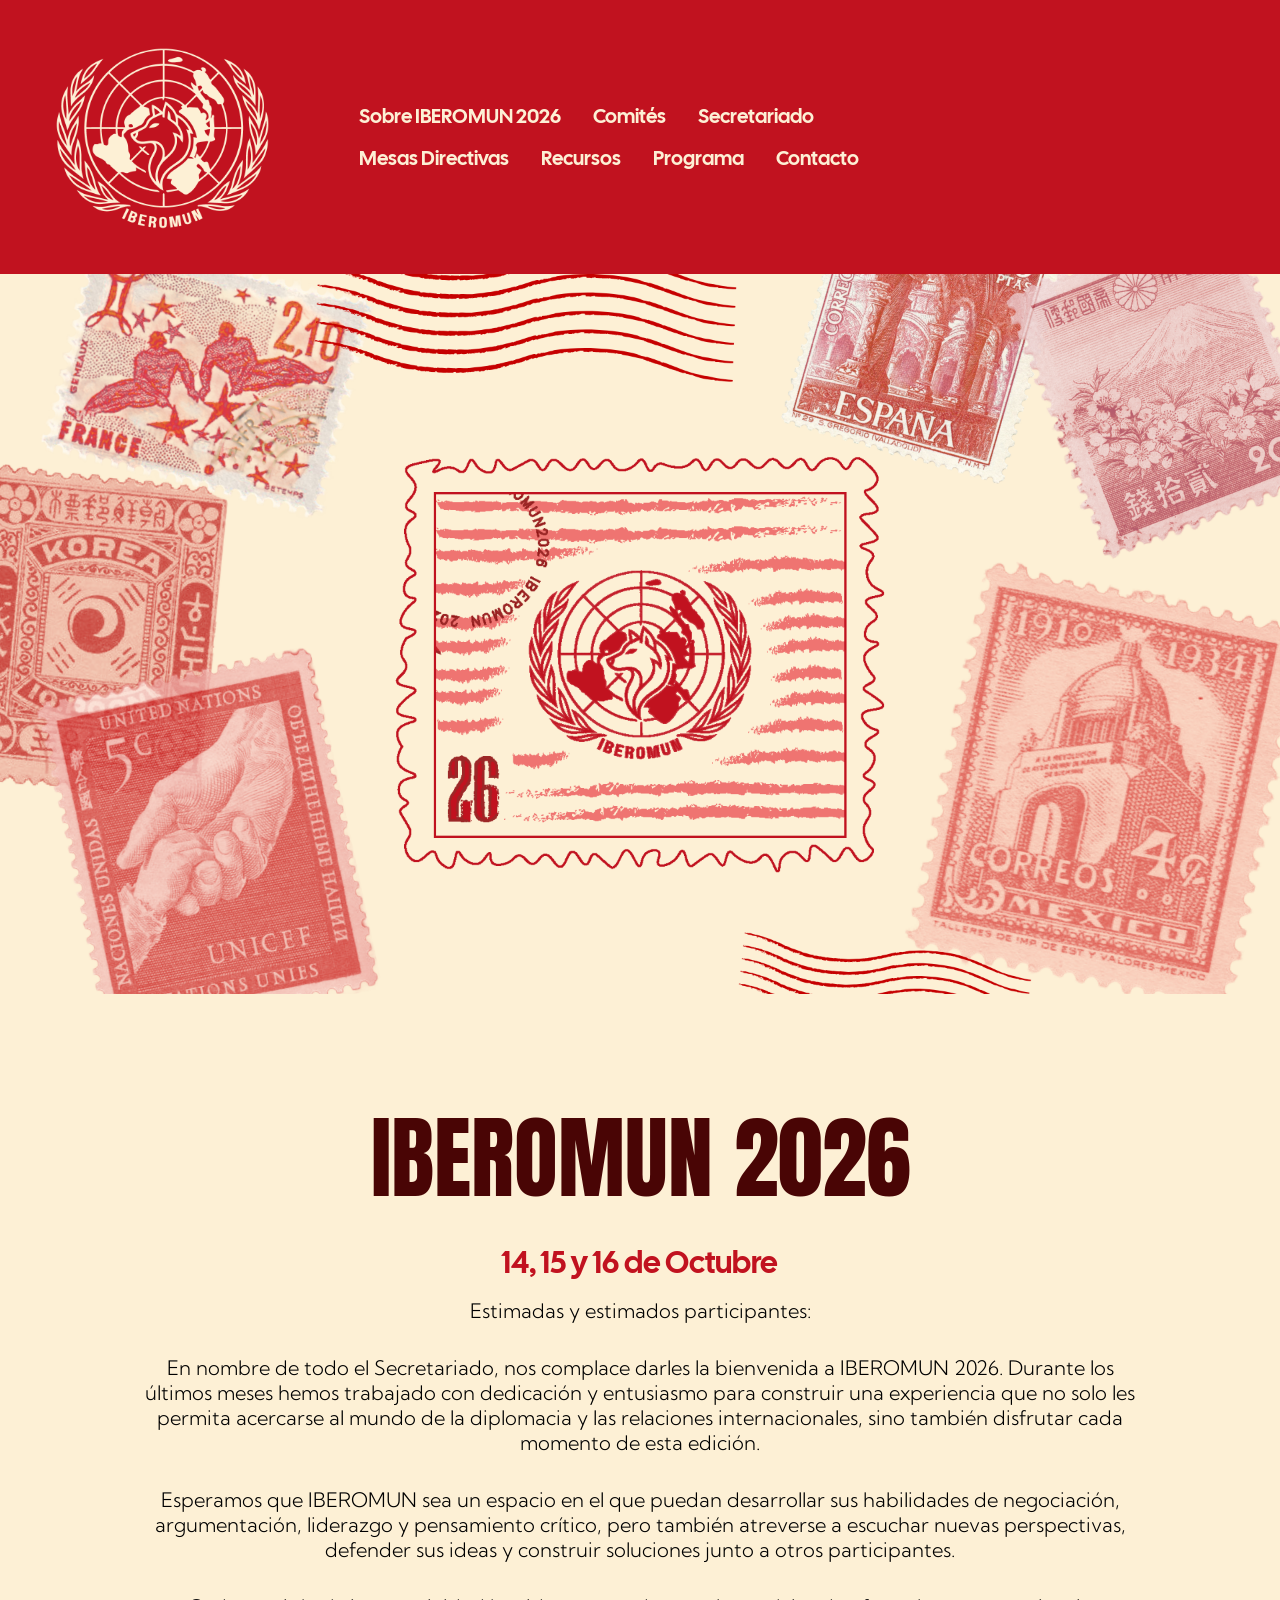
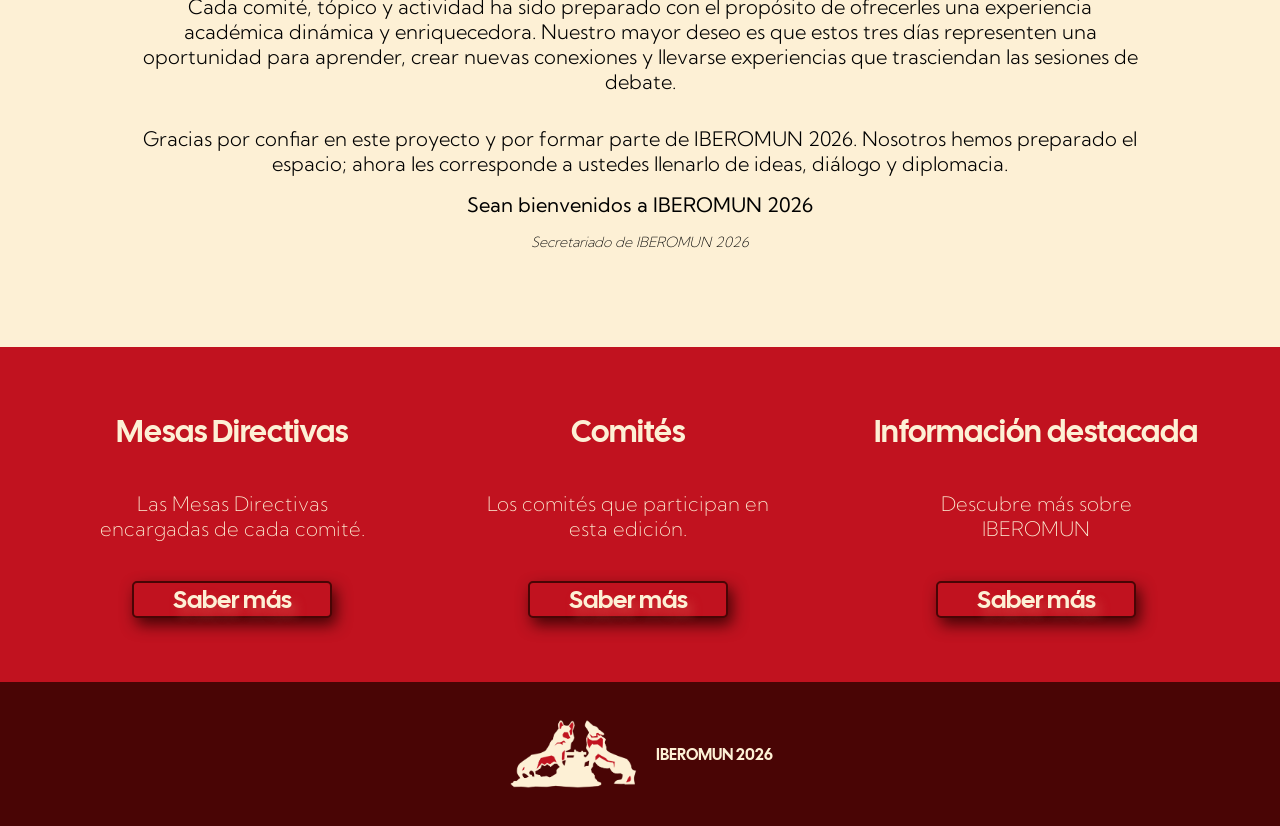
<file: index.html>
<!DOCTYPE html>
<html lang="en">
<head>
    <meta charset="UTF-8">
    <meta name="viewport" content="width=device-width, initial-scale=1.0">
    <title>IBERO MUN 2026</title>
    <link rel="stylesheet" href="styleindex.css">
    <link rel="preconnect" href="https://fonts.googleapis.com">
<link rel="preconnect" href="https://fonts.gstatic.com" crossorigin>
<link href="https://fonts.googleapis.com/css2?family=Anton&family=Cal+Sans&family=Kumbh+Sans:wght,YOPQ@100..900,300&display=swap" rel="stylesheet">
</head>
<body>

    <nav class="navegacion">
        <img src="imagenes\LogoIBEROMUN.png" alt="Logo Ibero MUN">
        <ul class="nav-list">
            <li><a href="sobre.html">Sobre IBEROMUN 2026</a></li>
            <li><a href="comites.html">Comités</a></li>
            <li><a href="secretariado.html">Secretariado</a></li>
            <li><a href="mesasdir.html">Mesas Directivas</a></li>
            <li><a href="recursos.html">Recursos</a></li>
            <li><a href="programa.html">Programa</a></li>
            <li><a href="contacto.html">Contacto</a></li>
        </ul>
    </nav>

    <section class="banner-inicio">
        <img src="imagenes\Banner IBEROMUN.png" alt="banner principal">
    </section>

    <section class="bienvenida">
        <h1>IBEROMUN 2026</h1>
        <h2>14, 15 y 16 de Octubre</h2>
        <h3>Estimadas y estimados participantes:</h3>
        <p>En nombre de todo el Secretariado, nos complace darles 
            la bienvenida a IBEROMUN 2026. Durante los últimos 
            meses hemos trabajado con dedicación y entusiasmo para 
            construir una experiencia que no solo les permita 
            acercarse al mundo de la diplomacia y las relaciones 
            internacionales, sino también disfrutar cada momento de 
            esta edición.</p>

            <p>Esperamos que IBEROMUN sea un espacio en el que puedan 
            desarrollar sus habilidades de negociación, 
            argumentación, liderazgo y pensamiento crítico, 
            pero también atreverse a escuchar nuevas perspectivas, 
            defender sus ideas y construir soluciones junto a otros 
            participantes. </p>

            <p>Cada comité, tópico y actividad ha sido preparado con 
            el propósito de ofrecerles una experiencia académica 
            dinámica y enriquecedora. Nuestro mayor deseo es que 
            estos tres días representen una oportunidad para 
            aprender, crear nuevas conexiones y llevarse 
            experiencias que trasciendan las sesiones de debate.</p>

            <p>Gracias por confiar en este proyecto y por formar parte 
            de IBEROMUN 2026. Nosotros hemos preparado el espacio; 
            ahora les corresponde a ustedes llenarlo de ideas, 
            diálogo y diplomacia.</p>
        <h4>Sean bienvenidos a IBEROMUN 2026</h4>
        <h5>Secretariado de IBEROMUN 2026</h5>
    </section>

    <section class="informacion-inicio">

        <div class="info-i-g">
            <div class="item">
                <h2>Mesas Directivas</h2>
                <p>Las Mesas Directivas encargadas de cada comité.</p>
                <section class="boton-sabermas">
                    <h3><a href="mesasdir.html">Saber más</a></h3>
                </section>
            </div>
            
            <div class="item">
                <h2>Comités</h2>
                <p>Los comités que participan en esta edición.</p>
                <section class="boton-sabermas">
                    <h3><a href="comites.html">Saber más</a></h3>
                </section>
            </div>
            
            <div class="item">
                <h2>Información destacada</h2>
                <p>Descubre más sobre IBEROMUN</p>
                <section class="boton-sabermas">
                    <h3><a href="sobre.html">Saber más</a></h3>
                </section>
            </div>
        </div>
        
    </section>


    <footer>
        <img src="imagenes\lobos.png" alt="lobos">
        <h5>IBEROMUN 2026</h5>
    </footer>



    <!--SCRIPT PARA ANIMAR LA BARRA DE NAVEGACIÓN-->
<script>
window.addEventListener("scroll", function(){
    const nav = document.querySelector(".navegacion");

    if(window.scrollY > 50){
        nav.classList.add("scrolled");
    } else {
        nav.classList.remove("scrolled");
    }
});
</script>
    
</body>
</html>
</file>
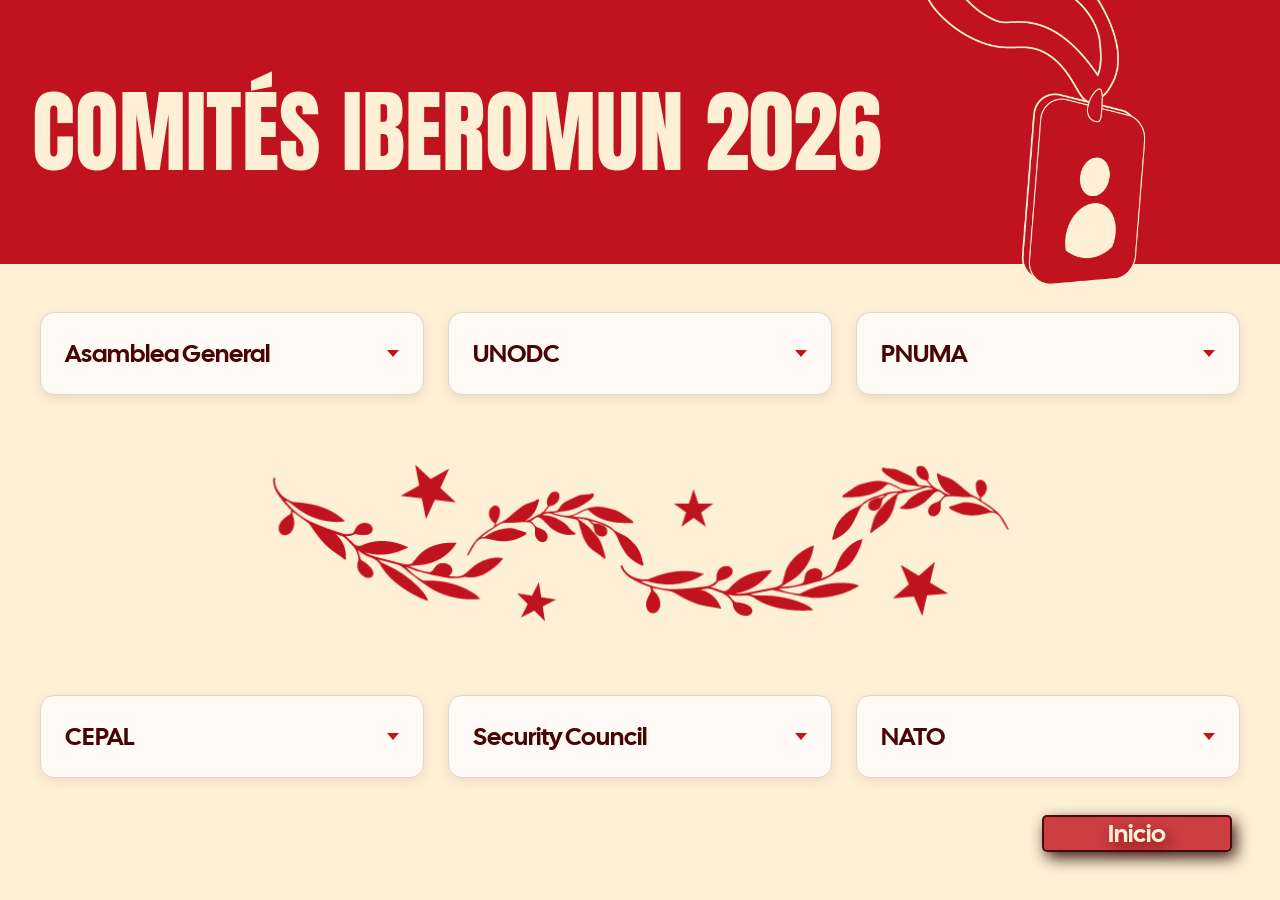
<file: comites.html>
<!DOCTYPE html>
<html lang="en">
<head>
    <meta charset="UTF-8">
    <meta name="viewport" content="width=device-width, initial-scale=1.0">
    <title>COMITÉS IBERO MUN 2026</title>
    <link rel="stylesheet" href="style3comites.css">
    <link rel="preconnect" href="https://fonts.googleapis.com">
<link rel="preconnect" href="https://fonts.gstatic.com" crossorigin>
<link href="https://fonts.googleapis.com/css2?family=Anton&family=Cal+Sans&family=Kumbh+Sans:wght,YOPQ@100..900,300&display=swap" rel="stylesheet">
</head>
<body>

    <header>
        <h1>COMITÉS IBEROMUN 2026</h1>
    </header> 

    <div class="gafete">
        <img src="imagenes\gafete.png" alt="gafete">
    </div>

    <section class="comites1">
        
        <div class="grupos1">
            
            <details class="comite">
                <summary>Asamblea General</summary>
                
                <div class="contenido-comite">
                    <h2>Descripción</h2>

                    <p>La Asamblea General de las Naciones Unidas
                    constituye uno de los principales espacios
                    de deliberación multilateral del sistema
                    internacional.</p>

                    <p>En IBEROMUN, este comité permitirá a los
                    delegados representar los intereses y posiciones
                    de distintos Estados, debatir asuntos de relevancia
                    global y participar en procesos de negociación
                    orientados a la construcción de consensos y
                    resoluciones.</p>

                    <p>La dinámica del comité demandará capacidad de
                    argumentación, cooperación diplomática y
                    comprensión de perspectivas diversas.</p>
                    
                    <h3>Tópicos</h3>
                    <p>Tópico A: Protección de personas migrantes 
                        frente a la desaparición y la falta de 
                        identificación durante el tránsito migratorio.</p>

                    <p>Tópico B: Fortalecimiento de la protección 
                        de niños y adolescentes en la era de la 
                        Inteligencia Artificial</p>

                    
                    <h3><a href="https://drive.google.com/file/d/1DvLtHgeCM1bsXavq5dzOHcobgDQCyPMO/view?usp=drive_link">Handbook de Comité</a></h3>
                </div>
            </details>


            <details class="comite">
                <summary>UNODC</summary>
                
                <div class="contenido-comite">
                    <h2>Descripción</h2>
                
                    <p>La Oficina de las Naciones Unidas contra la 
                    Droga y el Delito (UNODC) desempeña un papel 
                    fundamental en la cooperación internacional 
                    frente a problemáticas vinculadas con el crimen 
                    organizado transnacional, el tráfico ilícito, 
                    la corrupción y el fortalecimiento de los 
                    sistemas de justicia.</p>
                    
                    <p>Dentro de IBEROMUN, los delegados deberán 
                    analizar estas amenazas desde 
                    una perspectiva internacional y formular 
                    mecanismos de cooperación que concilien los 
                    intereses nacionales con la necesidad de una 
                    respuesta coordinada.</p>

                    <h3>Tópicos</h3>
                    <p>Topic A: Measures to establish common 
                        international criteria for determining 
                        when the activities of transnational 
                        criminal organizations may constitute 
                        acts of terrorism, with emphasis 
                        oninternational cooperation, national 
                        sovereignty, and State jurisdiction.</p>

                    <p>Topic B: Strategies to ensure medical 
                        and scientific access to controlled 
                        substances while preventing their 
                        diversion and misuse, with emphasis 
                        on public health, dependence prevention, 
                        and the fight against illicit trafficking.</p>
                    
                    <h3><a href="https://drive.google.com/file/d/1JPEEtvDxpEgl6WIGPZXfoTkzlwJ5bMqd/view?usp=drive_link">Handbook de Comité</a></h3>

                </div>
            </details>


            <details class="comite">
                <summary>PNUMA</summary>
                
                <div class="contenido-comite">
                    <h2>Descripción</h2>

                    <p>El Programa de las Naciones Unidas para el Medio 
                    Ambiente (PNUMA) es una de las principales 
                    instancias internacionales dedicadas a la 
                    protección ambiental y al desarrollo sostenible.</p>
                    
                    <p>En IBEROMUN, este comité ofrecerá un espacio para 
                    analizar los desafíos ambientales contemporáneos 
                    desde distintas realidades nacionales, promoviendo 
                    la negociación de propuestas que integren 
                    consideraciones económicas, sociales y ambientales.</p>

                    <p>Los delegados deberán equilibrar intereses diversos y 
                    construir soluciones viables mediante la cooperación 
                    multilateral.</p>

                    <h3>Tópicos</h3>
                    <p>Tópico A: Medidas para la regulación internacional 
                        de concesiones corporativas y extractivas en 
                        cuencas hídricas transfronterizas frente al 
                        derecho humano al agua.</p>

                    <p>Tópico B: El papel de la energía nuclear en la 
                        transición energética global: desafíos de
                        seguridad, regulación y acceso equitativo 
                        para economías emergentes.</p>
                    
                    <h3><a href="https://drive.google.com/file/d/1YPaIxkOKp1wY0Z0KuV6HQQf-ZXwc4pWe/view?usp=drive_link">Handbook de Comité</a></h3>

                </div>
            </details>
        </div>
    </section>

            

<!--mini banner de hoja de laurel-->
    <section class="separador">
        <img src="imagenes\separadorcomites.png" alt="separador">
    </section>


    <section class="comites2">

        <div class="grupos2">

            <details class="comite">
                <summary>CEPAL</summary>

                <div class="contenido-comite">
                    <h2>Descripción</h2>

                    <p>La Comisión Económica para América Latina y el 
                    Caribe (CEPAL) constituye un espacio regional 
                    de análisis y cooperación enfocado en los retos 
                    económicos y sociales de América Latina y el 
                    Caribe. </p>
                    
                    <p>En IBEROMUN, los delegados abordarán 
                    problemáticas relacionadas con el desarrollo, 
                    la desigualdad, la integración regional y las 
                    transformaciones económicas de la región. </p>
                    
                    <p>El comité buscará fomentar propuestas que respondan 
                    a las particularidades de cada Estado y, al 
                    mismo tiempo, contribuyan a una visión regional 
                    compartida.</p>

                    <h3>Tópicos</h3>
                    <p>Tópico A: La dependencia económica y soberanía 
                        estratégica de Chile, México y Perú frente a 
                        las dinámicas de la globalización y las cadenas 
                        de valor del norte global.</p>

                    <p>Tópico B: Ocupación del espacio de manera desigual: 
                        diferencias de acceso en base al nivel socioeconómico 
                        (escuelas, barrios, hospitales, universidades, 
                        actividades sociales, etc.)</p>
                    
                    <h3><a href="https://drive.google.com/file/d/1dxizCTuJSAZFvKK-bPolU6bBx3I57St2/view?usp=drive_link">Handbook de Comité</a></h3>
                </div>

            </details>

            <details class="comite">
                <summary>Security Council</summary>

                <div class="contenido-comite">
                    <h2>Descripción</h2>

                    <p>El Consejo de Seguridad de las Naciones Unidas 
                    ocupa una posición central dentro del sistema 
                    internacional debido a su responsabilidad en 
                    el mantenimiento de la paz y la seguridad 
                    internacionales. </p>
                    
                    <p>En IBEROMUN, este comité 
                    exigirá a los delegados reaccionar ante 
                    escenarios de alta complejidad política y 
                    estratégica, defender los intereses de sus 
                    respectivos Estados y negociar soluciones 
                    frente a crisis y amenazas internacionales.</p>

                    <p>Su dinámica requerirá capacidad de respuesta, 
                    negociación, análisis geopolítico y 
                    construcción de acuerdos bajo presión.</p>

                    <h3>Tópicos</h3>
                    <p>Topic A: Addressing the development and 
                        use of lethal autonomous weapons systems 
                        (LAWS) in armed conflicts.</p>
                        
                    <p>Topic B: Preventing the weaponization of 
                        artificial intelligence and cyber warfare 
                        against critical infrastructure.</p>
                    
                    <h3><a href="https://drive.google.com/file/d/1IVIeE5M_jXVyI53kDnEcDuD8L_Nx84Bj/view?usp=drive_link">Handbook de Comité</a></h3>
                </div>
            </details>

            
            <details class="comite">
                <summary>NATO</summary>

                <div class="contenido-comite">
                    <h2>Descripción</h2>

                    <p>La Organización del Tratado del Atlántico Norte 
                    (NATO) es una alianza política y militar basada 
                    en los principios de cooperación, seguridad 
                    colectiva y defensa común entre sus miembros.</p> 
                    
                    
                    <p>En IBEROMUN, este comité permitirá a los 
                    delegados analizar desafíos contemporáneos de 
                    seguridad, evaluar intereses estratégicos y 
                    debatir posibles respuestas coordinadas. </p>
                    
                    <p>La dinámica exigirá alcanzar consensos entre 
                    Estados con distintas prioridades nacionales, 
                    dentro de un entorno marcado por consideraciones 
                    geopolíticas, militares y diplomáticas.</p>

                    <h3>Tópicos</h3>
                    <p>Topic A: Regulation of Lethal Autonomous 
                        Weapons Systems (LAWS) and Artificial 
                        Intelligence in Euro-Atlantic Defense.</p>

                    <p>Topic B: Standardization of critical 
                        infrastructure protection and Allied 
                        response capabilities. </p>
                    
                    <h3><a href="https://drive.google.com/file/d/1an-FhO6r0j1GI73e0_vTKdyHZ2DrXJQy/view?usp=drive_link">Handbook de Comité</a></h3>
                </div>
            </details>

        </div>
    </section>
    

    <section class="boton-home">
    <h3><a href="index.html">Inicio</a></h3>
    </section>
    
</body>
</html>
</file>
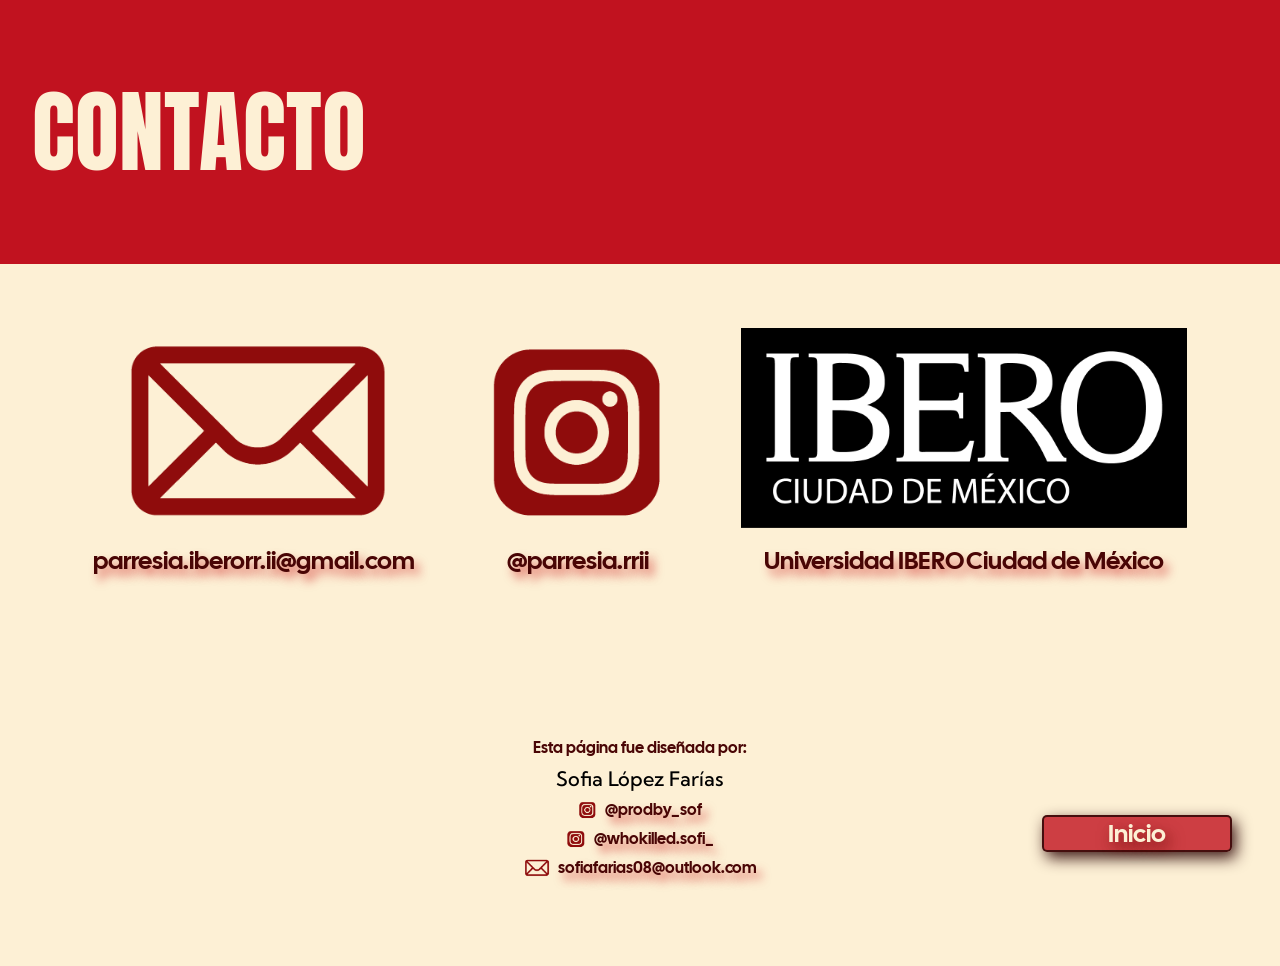
<file: contacto.html>
<!DOCTYPE html>
<html lang="en">
<head>
    <meta charset="UTF-8">
    <meta name="viewport" content="width=device-width, initial-scale=1.0">
    <title>CONTACTO IBERO MUN 2026</title>
    <link rel="stylesheet" href="style8contacto.css">
    <link rel="preconnect" href="https://fonts.googleapis.com">
<link rel="preconnect" href="https://fonts.gstatic.com" crossorigin>
<link href="https://fonts.googleapis.com/css2?family=Anton&family=Cal+Sans&family=Kumbh+Sans:wght,YOPQ@100..900,300&display=swap" rel="stylesheet">
</head>
<body>


    <header>
        <h1>CONTACTO</h1>
    </header>

    <section class="contactos">

        <div class="contactoibero">
            <div class="item">
                <img src="imagenes\mailicono.png" alt="Correo">
                <h2><a href="https://www.bing.com/ck/a?!&&p=74e581e4a7a178eb08ae2fb56c038a9e6d54225bdf2e77683692857819574e65JmltdHM9MTc5MDEyMTYwMA&ptn=3&ver=2&hsh=4&fclid=3bfb1f3d-f4ba-6416-1c4d-08f3f5696547&psq=gmail&u=a1aHR0cHM6Ly9tYWlsLmdvb2dsZS5jb20vbWFpbD9obD1lcy00MTk">parresia.iberorr.ii@gmail.com </a></h2>
            </div>
            
            <div class="item">
                <img src="imagenes\instaicono.png" alt="Instagram">
                <h2> <a href="https://www.bing.com/ck/a?!&&p=2d54cfd572eacfe741f2e43d7b10f3ad31cbb2a61e5670192c8bb9fdca0f221bJmltdHM9MTc5MDEyMTYwMA&ptn=3&ver=2&hsh=4&fclid=3bfb1f3d-f4ba-6416-1c4d-08f3f5696547&psq=parresia.rrii+instagram&u=a1aHR0cHM6Ly93d3cuaW5zdGFncmFtLmNvbS9wYXJyZXNpYS5ycmlpLw">@parresia.rrii</a></h2>
            </div>
            
            <div class="item">
                <img src="imagenes\logotipo-IBERO-cdmx_negro.png" alt="Logo IBERO">
                <h2> <a href="https://www.bing.com/ck/a?!&&p=ea2a9aab9e9ae752d0e8d8bd6313cbeed25f0b27196b9dae70f0dfb0fd1b6621JmltdHM9MTc5MDEyMTYwMA&ptn=3&ver=2&hsh=4&fclid=3bfb1f3d-f4ba-6416-1c4d-08f3f5696547&psq=ibero+cdmx&u=a1aHR0cHM6Ly9pYmVyby5teC8">Universidad IBERO Ciudad de México </a></h2>
            </div>

        </div>
    </section>

    <section class="contacto2">
        <p>Esta página fue diseñada por:</p>
        <h5>Sofia López Farías</h5>

        <div class="red"> 
            <img src="imagenes\instaicono.png" alt="Instagram"> 
            <p class="redes"> <a href="https://www.bing.com/ck/a?!&&p=37b3525e147c44d7996eb612d07d3b084bf803bddfd8ebc30175eae2b206441fJmltdHM9MTc5MDEyMTYwMA&ptn=3&ver=2&hsh=4&fclid=3bfb1f3d-f4ba-6416-1c4d-08f3f5696547&psq=prodby_sof+instagram&u=a1aHR0cHM6Ly93d3cuaW5zdGFncmFtLmNvbS9wcm9kYnlfc29mLw">@prodby_sof</a></p> 
        </div>

        <div class="red">
            <img src="imagenes\instaicono.png" alt="Instagram"> 
            <p class="redes"> <a href="https://www.bing.com/ck/a?!&&p=b5e8b24547e22bce2b02827aecf76f1d344071f2b7ec8e0f73bd4112dc615c3dJmltdHM9MTc5MDEyMTYwMA&ptn=3&ver=2&hsh=4&fclid=3bfb1f3d-f4ba-6416-1c4d-08f3f5696547&psq=whokilled.sofi_+instagram&u=a1aHR0cHM6Ly93d3cuaW5zdGFncmFtLmNvbS93aG9raWxsZWQuc29maV8v">@whokilled.sofi_ </a></p>
        </div>

        <div class="red">
            <img src="imagenes\mailicono.png" alt="Correo"> 
            <p class="redes"> <a href="https://www.bing.com/ck/a?!&&p=74e581e4a7a178eb08ae2fb56c038a9e6d54225bdf2e77683692857819574e65JmltdHM9MTc5MDEyMTYwMA&ptn=3&ver=2&hsh=4&fclid=3bfb1f3d-f4ba-6416-1c4d-08f3f5696547&psq=gmail&u=a1aHR0cHM6Ly9tYWlsLmdvb2dsZS5jb20vbWFpbD9obD1lcy00MTk">sofiafarias08@outlook.com </a></p>
        </div>
    </section>
    
    

    <section class="boton-home">
    <h3><a href="index.html">Inicio</a></h3>
    </section>
    
</body>
</html>
</file>
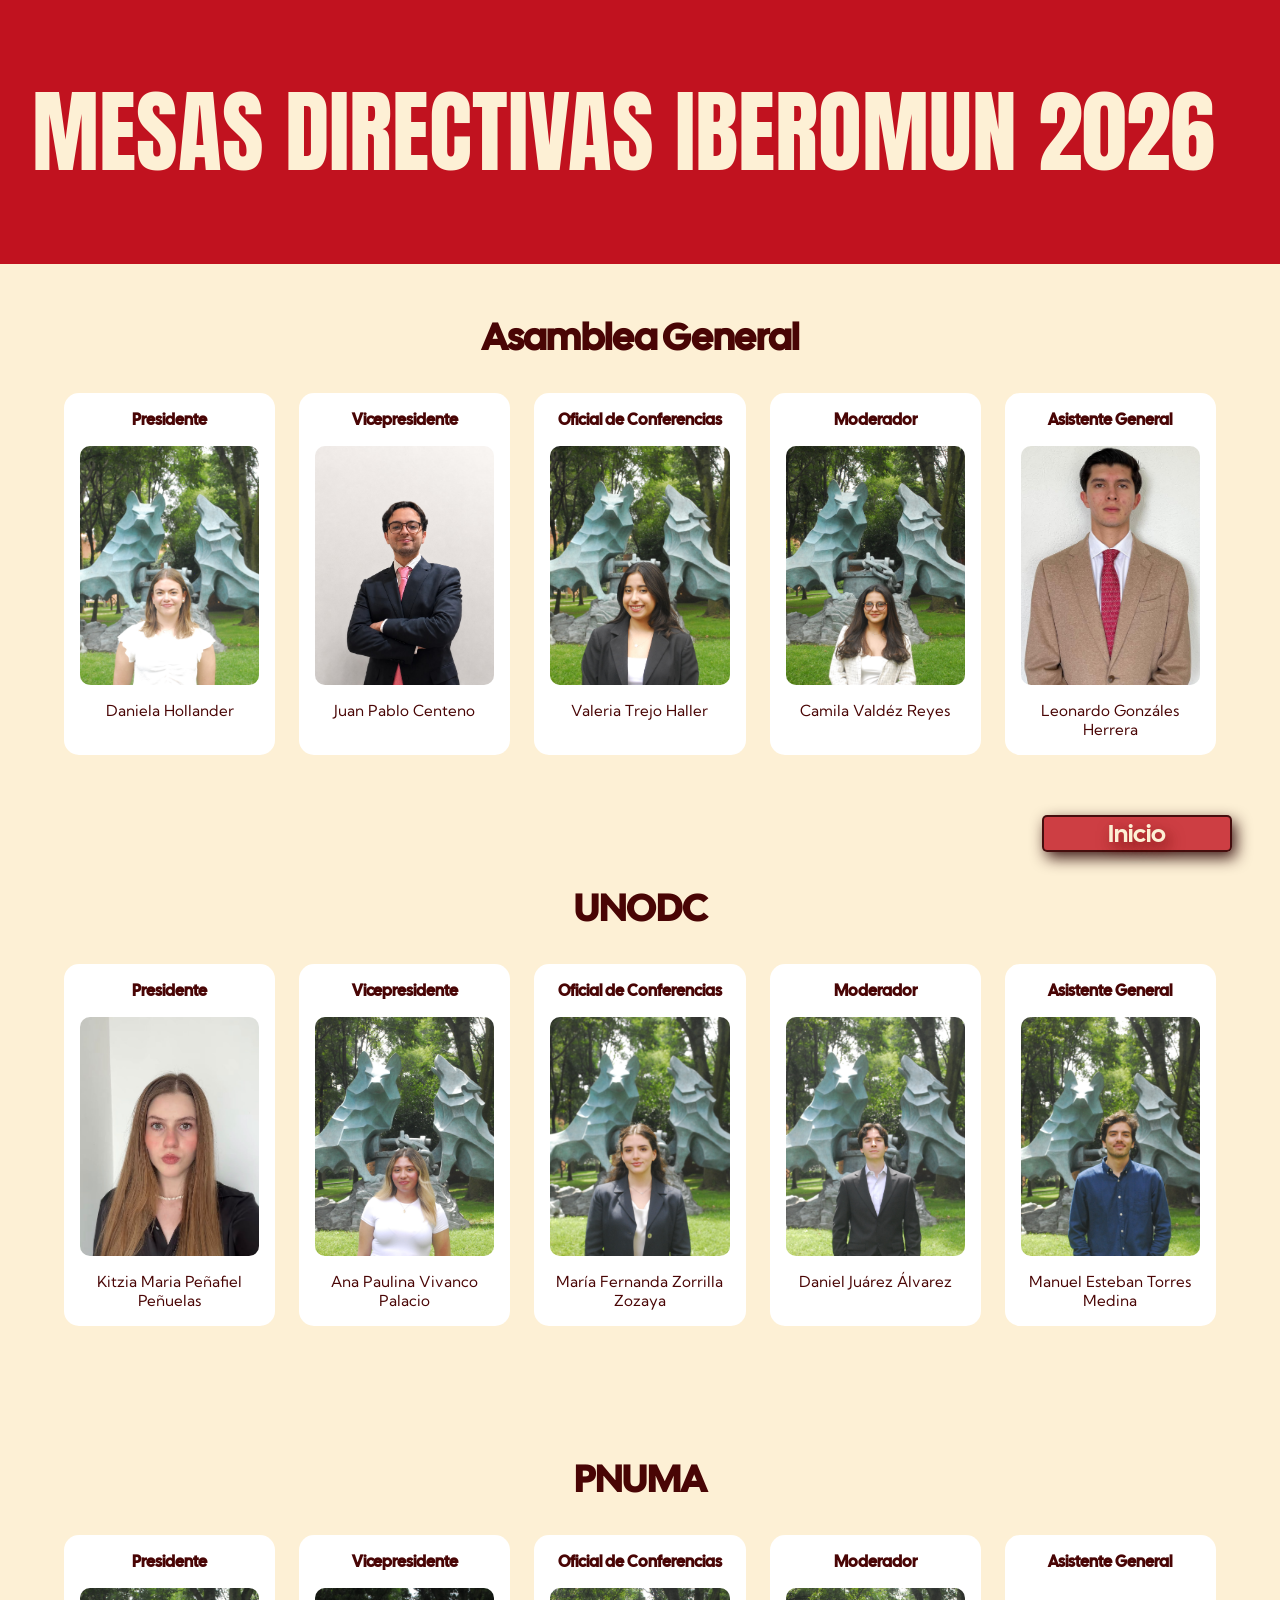
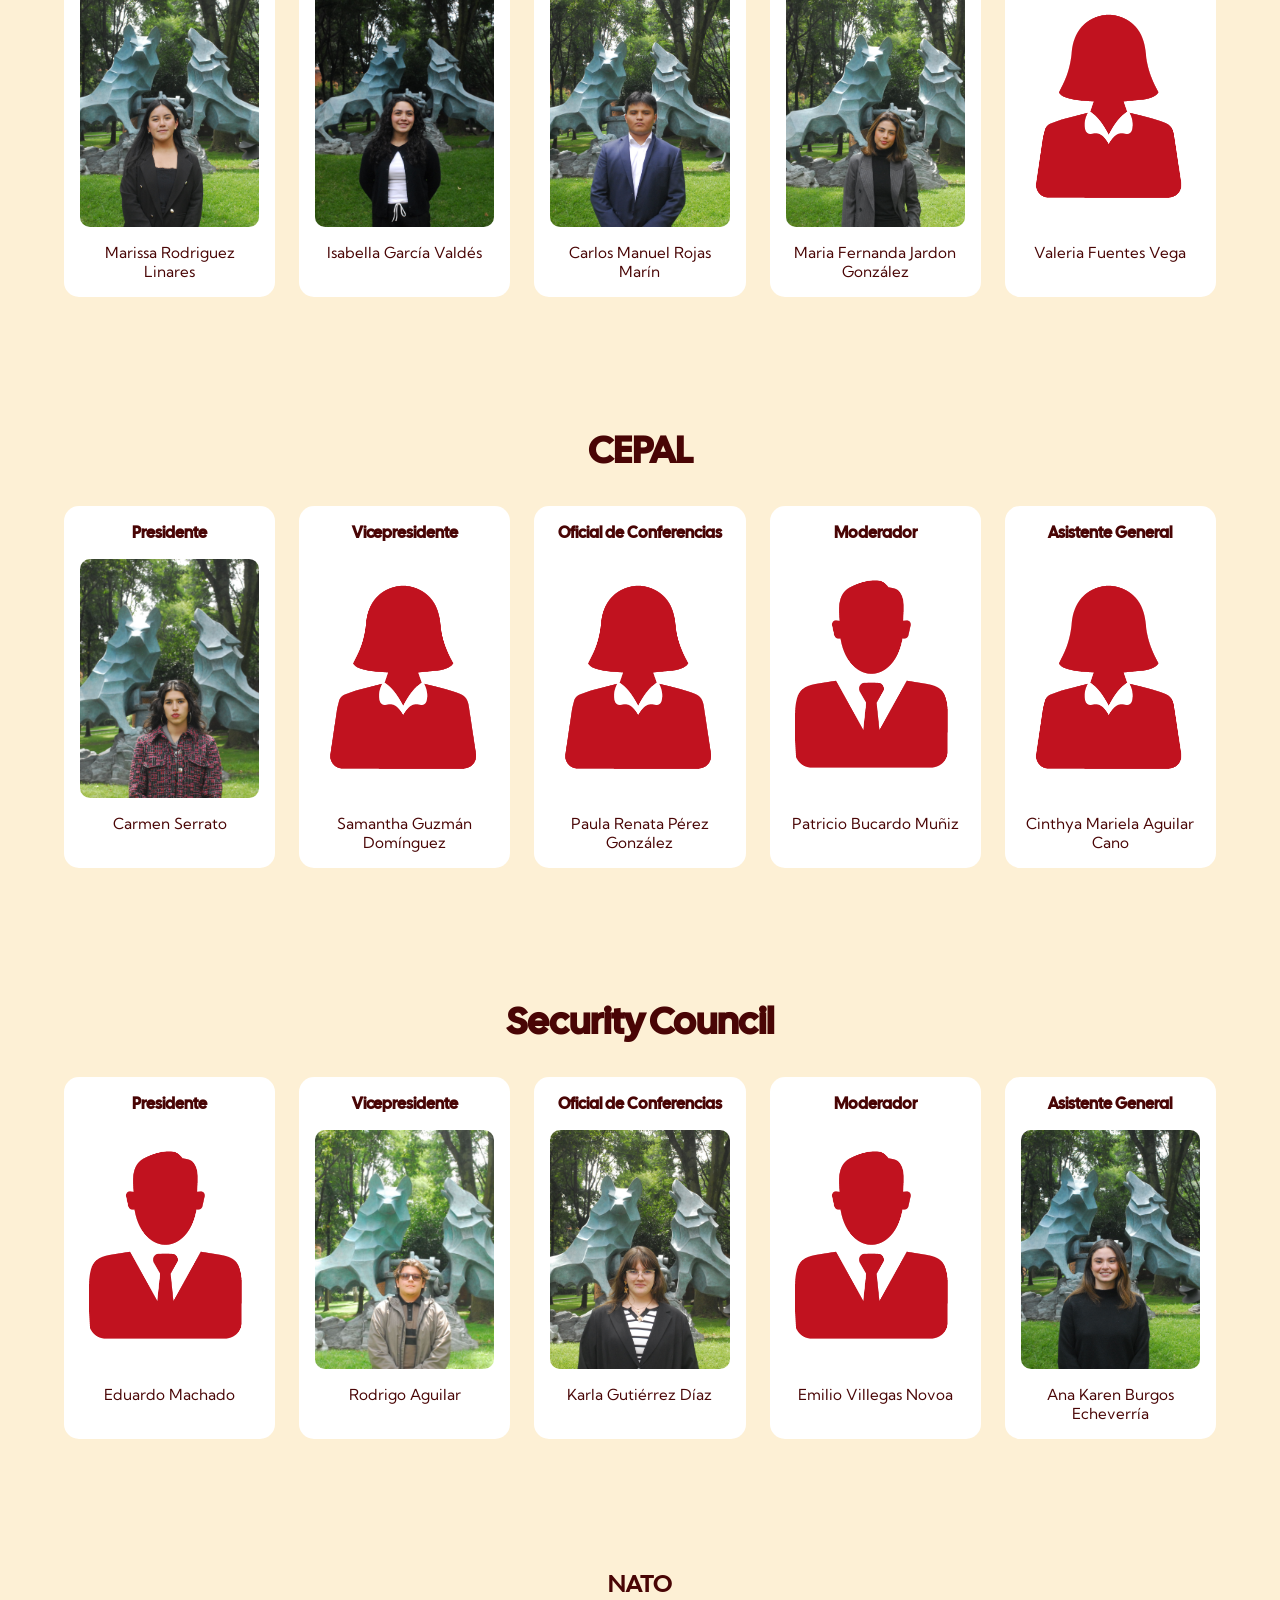
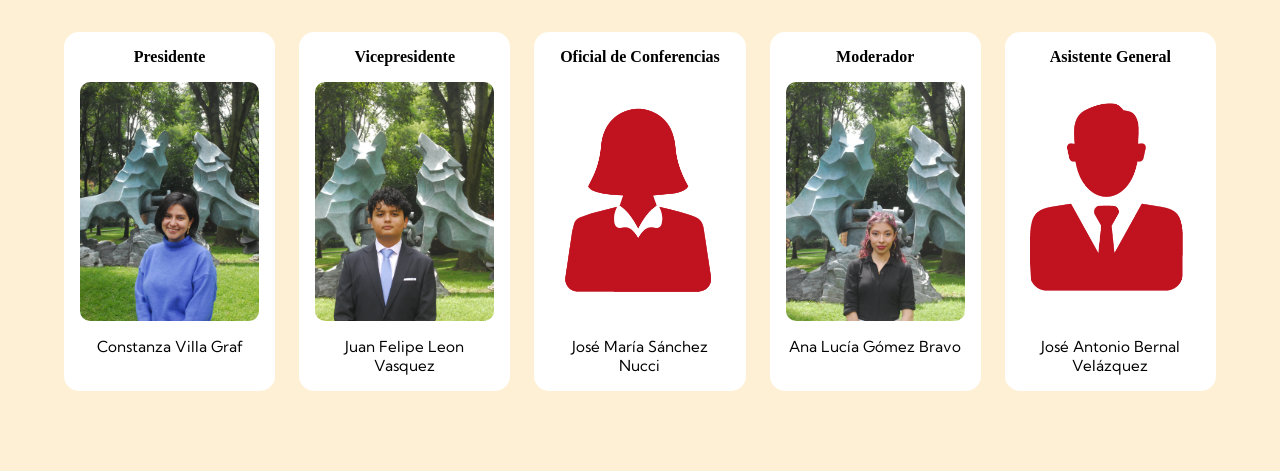
<file: mesasdir.html>
<!DOCTYPE html>
<html lang="en">
<head>
    <meta charset="UTF-8">
    <meta name="viewport" content="width=device-width, initial-scale=1.0">
    <title>PARTICIPA EN IBERO MUN 2026</title>
    <link rel="stylesheet" href="style5mesasdir.css">
    <link rel="preconnect" href="https://fonts.googleapis.com">
<link rel="preconnect" href="https://fonts.gstatic.com" crossorigin>
<link href="https://fonts.googleapis.com/css2?family=Anton&family=Cal+Sans&family=Kumbh+Sans:wght,YOPQ@100..900,300&display=swap" rel="stylesheet">
</head>
<body>
    
    <header>
        <h1>MESAS DIRECTIVAS IBEROMUN 2026</h1>
    </header>

    <section class="Mesa1">
        <h2>Asamblea General</h2>

        <div class="mesas-dir">

            <div class="item">
                <h3>Presidente</h3>
                <img src="imagenes\Daniela Hollander - Presidenta Asamblea General .JPG.jpeg" alt="Asamblea1">
                <p>Daniela Hollander</p>
            </div>

            <div class="item">
                <h3>Vicepresidente</h3>
                <img src="imagenes\Juan Pablo centeno - vicepresidente de la mesa de Asamblea General.jpeg" alt="Asamblea2">
                <p>Juan Pablo Centeno</p>
            </div>

            <div class="item">
                <h3>Oficial de Conferencias</h3>
                <img src="imagenes\Valeria Trejo - Oficial de conferencias Asamblea General .jpg" alt="Asamblea3">
                <p>Valeria Trejo Haller</p>
            </div>

            <div class="item">
                <h3>Moderador</h3>
                <img src="imagenes\Camila Valdez - Moderadora Asamblea general .jpg" alt="Asamblea4">
                <p>Camila Valdéz Reyes </p>
            </div>

            <div class="item">
                <h3>Asistente General</h3>
                <img src="imagenes\Leonardo Gonzales Herrera - mesa de Asamblea General- asistente general.jpeg" alt="Asamblea4">
                <p>Leonardo Gonzáles Herrera</p>
            </div>
        </div>
    </section>


    <section class="Mesas2">
        <h2>UNODC</h2>

        <div class="mesas-dir">

            <div class="item">
                <h3>Presidente</h3>
                <img src="imagenes\Kitzia.jpeg" alt="UNODC1">
                <p>Kitzia Maria Peñafiel Peñuelas </p>
            </div>

            <div class="item">
                <h3>Vicepresidente</h3>
                <img src="imagenes\Ana Pau - Vicepresidenta UNODC.jpg" alt="UNODC2">
                <p>Ana Paulina Vivanco Palacio</p>
            </div>

            <div class="item">
                <h3>Oficial de Conferencias</h3>
                <img src="imagenes\María Fernanda Zorrilla - Oficial de conferencia UNODC.jpg" alt="UNODC3">
                <p>María Fernanda Zorrilla Zozaya</p>
            </div>

            <div class="item">
                <h3>Moderador</h3>
                <img src="imagenes\Daniel Juárez - Moderador UNODC.JPG.jpeg" alt="UNODC4">
                <p>Daniel Juárez Álvarez</p>
            </div>

            <div class="item">
                <h3>Asistente General</h3>
                <img src="imagenes\Manuel Torres Medina - Asistente General UNODC.jpg" alt="UNODC5">
                <p>Manuel Esteban Torres Medina</p>
            </div>

        </div>
    </section>
        
            
    <section class="Mesas3">
            <h2>PNUMA</h2>

            <div class="mesas-dir">

                <div class="item">
                    <h3>Presidente</h3>
                    <img src="imagenes\Marissa Linares - Presidenta de mesa PNUMA.JPG.jpeg" alt="PNUMA1">
                    <p>Marissa Rodriguez Linares</p>
                </div>

                <div class="item">
                    <h3>Vicepresidente</h3>
                    <img src="imagenes\Isabella García - Vicepresidenta PNUMA.jpg" alt="PNUMA2">
                    <p>Isabella García Valdés</p>
                </div>

                <div class="item">
                    <h3>Oficial de Conferencias</h3>
                    <img src="imagenes\Carlos Manuel - Oficial de conferencias PNUMA.jpg" alt="PNUMA3">
                    <p>Carlos Manuel Rojas Marín </p>
                </div>

                <div class="item">
                    <h3>Moderador</h3>
                    <img src="imagenes\María Fernanda - Moderadora PNUMA .jpg" alt="PNUMA4">
                    <p> Maria Fernanda Jardon González</p>
                </div>

                <div class="item">
                    <h3>Asistente General</h3>
                    <img src="imagenes\iconomujer.png" alt="PNUMA5">
                    <p>Valeria Fuentes Vega</p>
                </div>

            </div>
        </section>


        <section class="Mesas4">
            <h2>CEPAL</h2>

            <div class="mesas-dir">

                <div class="item">
                    <h3>Presidente</h3>
                    <img src="imagenes\Carmen Serrato - Presidenta CEPAL .jpg" alt="CEPAL1">
                    <p>Carmen Serrato</p>
                </div>

                <div class="item">
                    <h3>Vicepresidente</h3>
                    <img src="imagenes\iconomujer.png" alt="CEPAL2">
                    <p>Samantha Guzmán Domínguez</p>
                </div>

                <div class="item">
                    <h3>Oficial de Conferencias</h3>
                    <img src="imagenes\iconomujer.png" alt="CEPAL3">
                    <p> Paula Renata Pérez González</p>
                </div>

                <div class="item">
                    <h3>Moderador</h3>
                    <img src="imagenes\iconohombre.png" alt="CEPAL4">
                    <p>Patricio Bucardo Muñiz</p>
                </div>

                <div class="item">
                    <h3>Asistente General</h3>
                    <img src="imagenes\iconomujer.png" alt="CEPAL5">
                    <p>Cinthya Mariela Aguilar Cano</p>
                </div>

            </div>
        </section>


        <section class="Mesas5">
            <h2>Security Council</h2>

            <div class="mesas-dir">

                <div class="item">
                    <h3>Presidente</h3>
                    <img src="imagenes\iconohombre.png" alt="CEPAL1">
                    <p>Eduardo Machado</p>
                </div>

                <div class="item">
                    <h3>Vicepresidente</h3>
                    <img src="imagenes\Rodrigo Aguilar.jpeg" alt="CEPAL2">
                    <p>Rodrigo Aguilar</p>
                </div>

                <div class="item">
                    <h3>Oficial de Conferencias</h3>
                    <img src="imagenes\Karla Díaz - Oficial de conferencias Security Council .jpg" alt="CEPAL3">
                    <p>Karla Gutiérrez Díaz </p>
                </div>

                <div class="item">
                    <h3>Moderador</h3>
                    <img src="imagenes\iconohombre.png" alt="CEPAL4">
                    <p>Emilio Villegas Novoa </p>
                </div>

                <div class="item">
                    <h3>Asistente General</h3>
                    <img src="imagenes\Ana Karen Burgos - Asistente general Security Council .jpg" alt="CEPAL5">
                    <p>Ana Karen Burgos Echeverría</p>
                </div>

            </div>
        </section>


        <section class="Mesas6">
            <h2>NATO</h2>

            <div class="mesas-dir">

                <div class="item">
                    <h3>Presidente</h3>
                    <img src="imagenes\Constanza Villa Graf - Presidenta NATO.jpg" alt="CEPAL1">
                    <p>Constanza Villa Graf</p>
                </div>

                <div class="item">
                    <h3>Vicepresidente</h3>
                    <img src="imagenes\Juan Felipe - Vicepresidente NATO .jpg" alt="CEPAL2">
                    <p>Juan Felipe Leon Vasquez</p>
                </div>

                <div class="item">
                    <h3>Oficial de Conferencias</h3>
                    <img src="imagenes\iconomujer.png" alt="CEPAL3">
                    <p>José María Sánchez Nucci</p>
                </div>

                <div class="item">
                    <h3>Moderador</h3>
                    <img src="imagenes\Ana Lucia Gomez - Moderadora NATO.jpg" alt="CEPAL4">
                    <p>Ana Lucía Gómez Bravo</p>
                </div>

                <div class="item">
                    <h3>Asistente General</h3>
                    <img src="imagenes\iconohombre.png" alt="CEPAL5">
                    <p>José Antonio Bernal Velázquez </p>
                </div>

            </div>
        </section>

        


    <section class="boton-home">
    <h3><a href="index.html">Inicio</a></h3>
    </section>
    
</body>
</html>
</file>
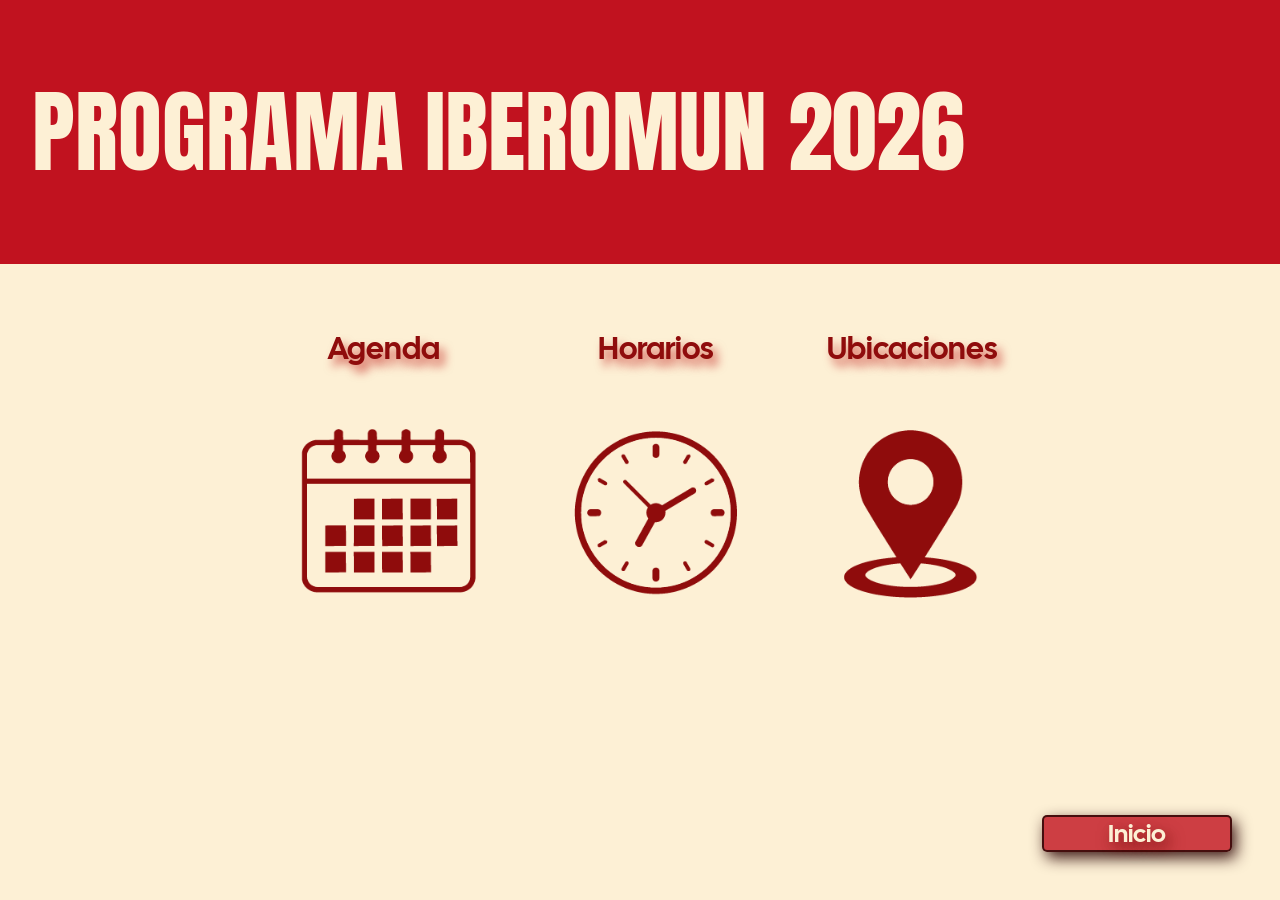
<file: programa.html>
<!DOCTYPE html>
<html lang="en">
<head>
    <meta charset="UTF-8">
    <meta name="viewport" content="width=device-width, initial-scale=1.0">
    <title>PROGRAMA IBERO MUN 2026</title>
    <link rel="stylesheet" href="style7programa.css">
    <link rel="preconnect" href="https://fonts.googleapis.com">
<link rel="preconnect" href="https://fonts.gstatic.com" crossorigin>
<link href="https://fonts.googleapis.com/css2?family=Anton&family=Cal+Sans&family=Kumbh+Sans:wght,YOPQ@100..900,300&display=swap" rel="stylesheet">
</head>
<body>
    

    <header>
        <h1>PROGRAMA IBEROMUN 2026</h1>
    </header>

    <section class="programa">

        <div class="iberoprog">
            
            <div class="item">
                <h2><a href="https://drive.google.com/file/d/1DEQAmrvZgkEaAIO37hhTfvuEPrSPZmgC/view?usp=drive_link">Agenda</a></h2>
                <img src="imagenes\calendarioicono.png" alt="agenda">
                
            </div>
            
            <div class="item">
                <h2><a href="https://drive.google.com/file/d/1DEQAmrvZgkEaAIO37hhTfvuEPrSPZmgC/view?usp=drive_link">Horarios</a></h2>
                <img src="imagenes\horarioicono.png" alt="horarios">
                
            </div>
            
            <div class="item">
                <h2><a href="https://drive.google.com/file/d/1DEQAmrvZgkEaAIO37hhTfvuEPrSPZmgC/view?usp=drive_link">Ubicaciones</a></h2>
                <img src="imagenes\locacionicono.png" alt="ubicaciones">
                
            </div>

        </div>
    </section>



    <section class="boton-home">
    <h3><a href="index.html">Inicio</a></h3>
    </section>
    
</body>
</html>
</file>
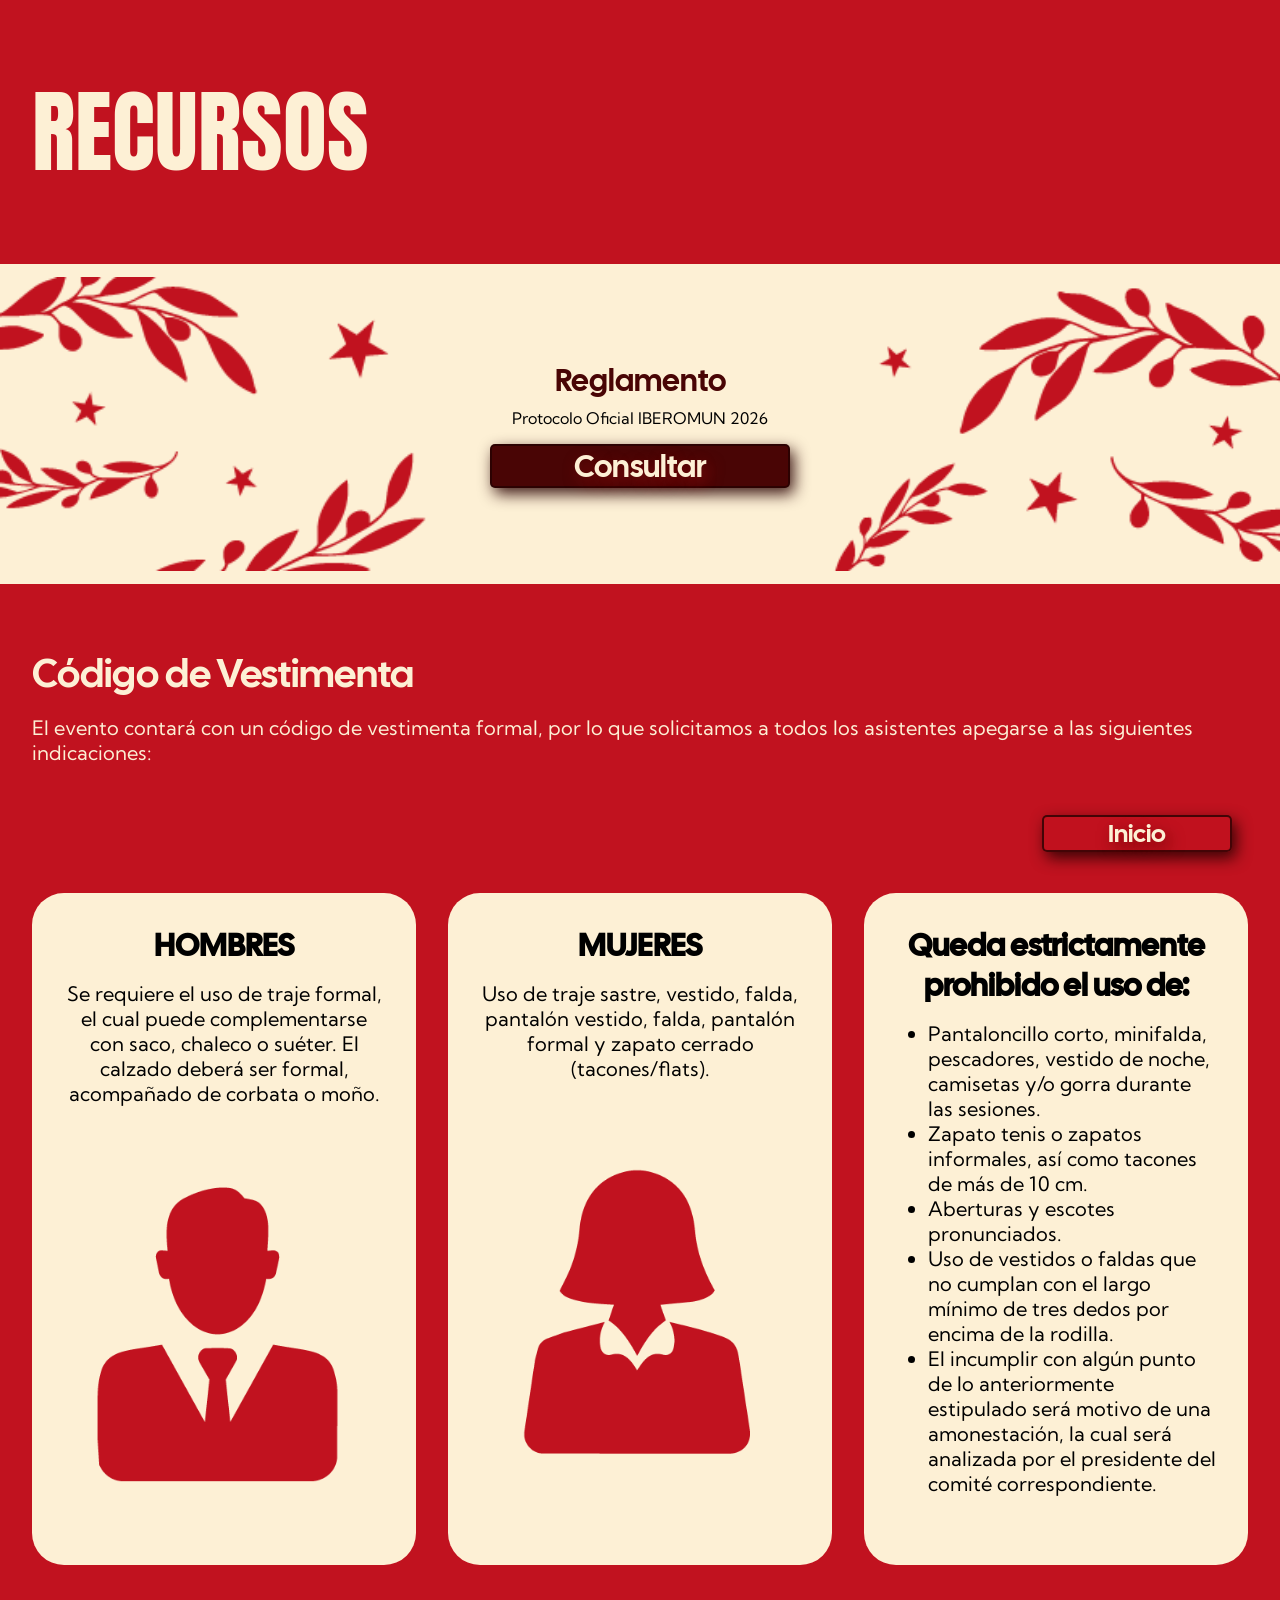
<file: recursos.html>
<!DOCTYPE html>
<html lang="en">
<head>
    <meta charset="UTF-8">
    <meta name="viewport" content="width=device-width, initial-scale=1.0">
    <title>RECURSOS IBERO MUN 2026</title>
    <link rel="stylesheet" href="style6recursos.css">
    <link rel="preconnect" href="https://fonts.googleapis.com">
<link rel="preconnect" href="https://fonts.gstatic.com" crossorigin>
<link href="https://fonts.googleapis.com/css2?family=Anton&family=Cal+Sans&family=Kumbh+Sans:wght,YOPQ@100..900,300&display=swap" rel="stylesheet">
</head>
<body>

    <header>
        <h1>RECURSOS</h1>
    </header>
    
    <section class="reglamento">
        <div class="absolute">
            <img src="imagenes\handbook.png" alt="laureles">
        </div>
        
        <h2>Reglamento</h2>
        <p>Protocolo Oficial IBEROMUN 2026</p>

        <div class="boton-reglamento">
        <h2><a href="https://drive.google.com/file/d/1g9lxOViodJ5djr8nkSjt03oWdX1roo4i/view?usp=drive_link">Consultar</a></h2>
        </div>
    </section>


    <section class="vestimenta">
        <h2>Código de Vestimenta</h2>
        
        <p>El evento contará con un código de vestimenta formal, 
        por lo que solicitamos a todos los asistentes apegarse 
        a las siguientes indicaciones:</p>


    </section>


    <section class="tarjetas">

        <article class="box1">
            <h2>HOMBRES</h2>
            <p>Se requiere el uso de traje formal, el cual 
            puede complementarse con saco, chaleco o suéter. El 
            calzado deberá ser formal, acompañado de corbata o moño.</p>
            <img src="imagenes\iconohombre.png" alt="Hombre">
        </article>

        <article class="box2">
            <h2>MUJERES</h2>
            <p>Uso de traje sastre, vestido, falda, pantalón 
            vestido, falda, pantalón formal y zapato cerrado 
            (tacones/flats).</p>
            <img src="imagenes\iconomujer.png" alt="Mujer">

        </article>
        
        <article class="box3">
         <h2>Queda estrictamente prohibido el uso de:</h2>
        
            <ul>
                <li>Pantaloncillo corto, minifalda, pescadores, vestido de noche, camisetas y/o gorra durante las sesiones.</li>
                <li>Zapato tenis o zapatos informales, así como tacones de más de 10 cm.</li>
                <li>Aberturas y escotes pronunciados.</li>
                <li>Uso de vestidos o faldas que no cumplan con el largo mínimo de tres dedos por encima de la rodilla.</li>
                <li>El incumplir con algún punto de lo anteriormente estipulado será motivo de una amonestación, la cual será analizada por el presidente del comité correspondiente.</li>
            </ul>
        </article>
    </section>



    <section class="boton-home">
    <h3><a href="index.html">Inicio</a></h3>
    </section>

    <section>
        
    </section>
    
</body>
</html>
</file>
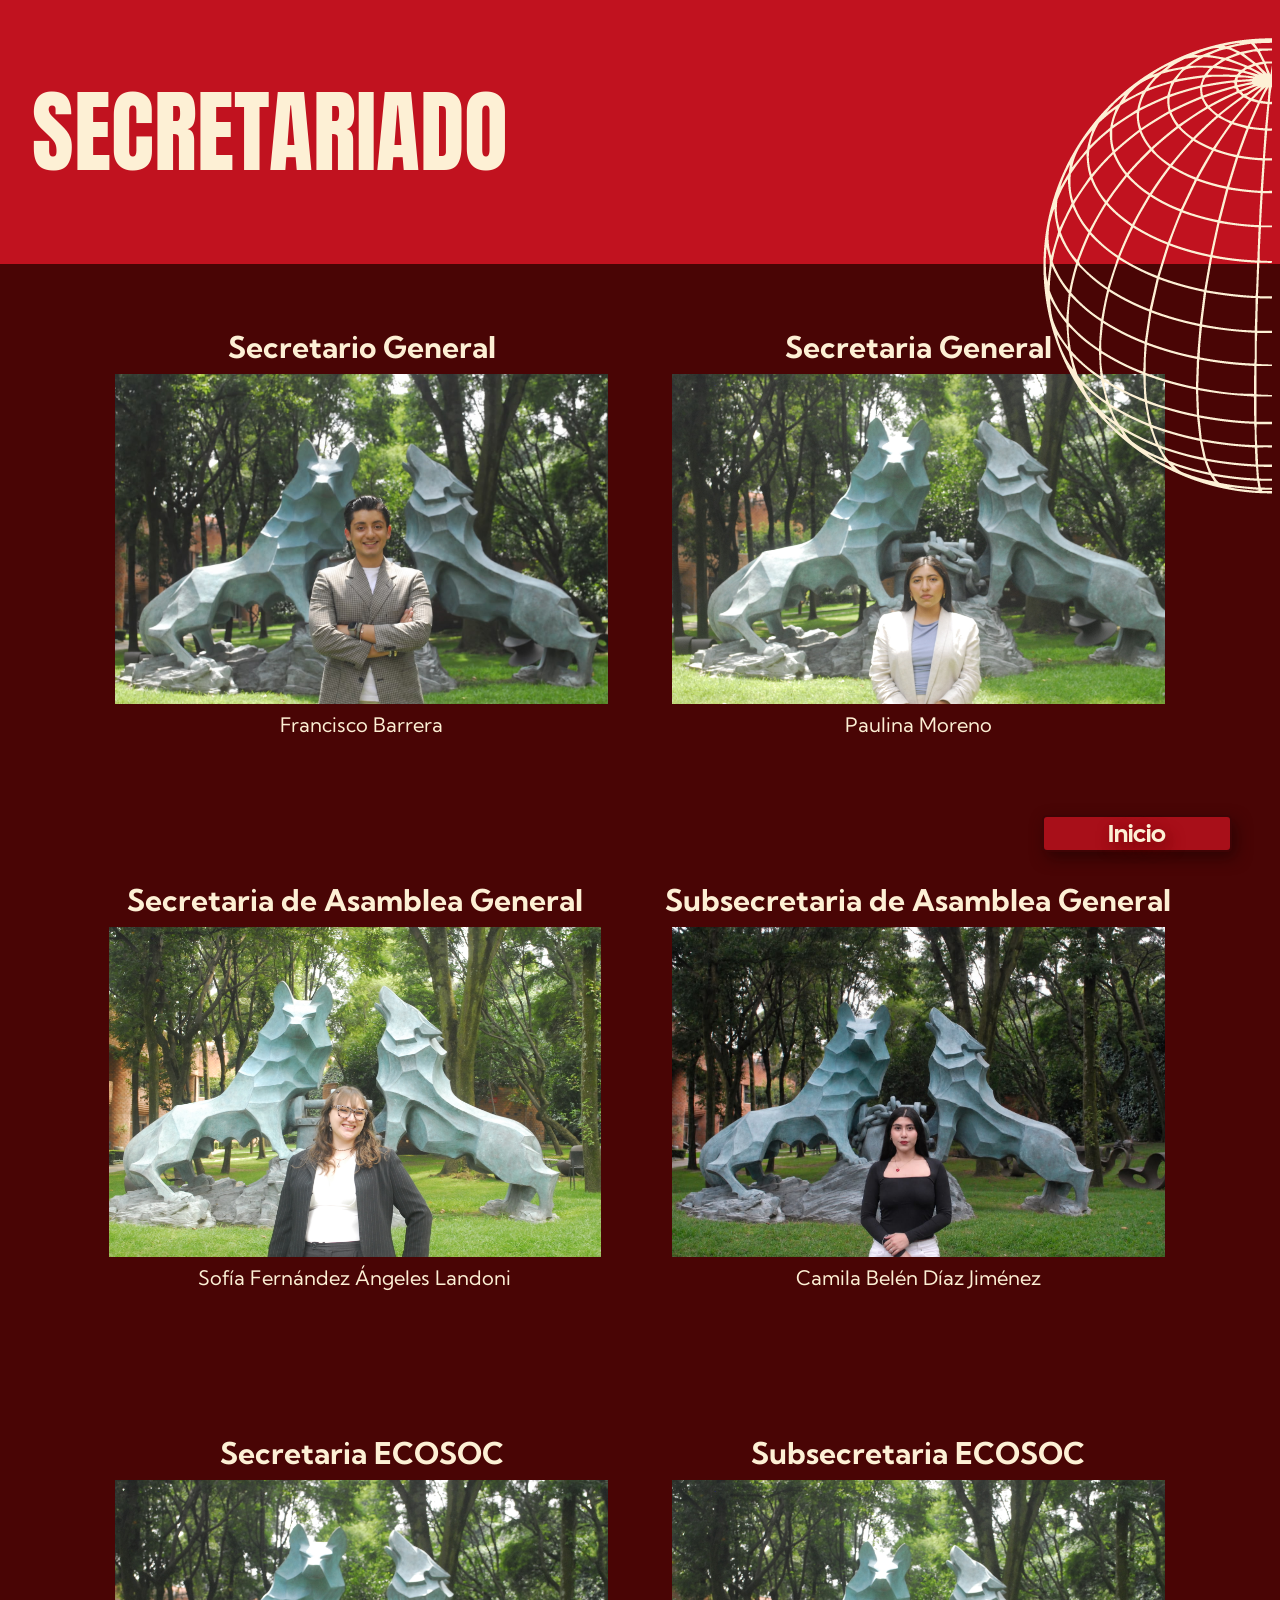
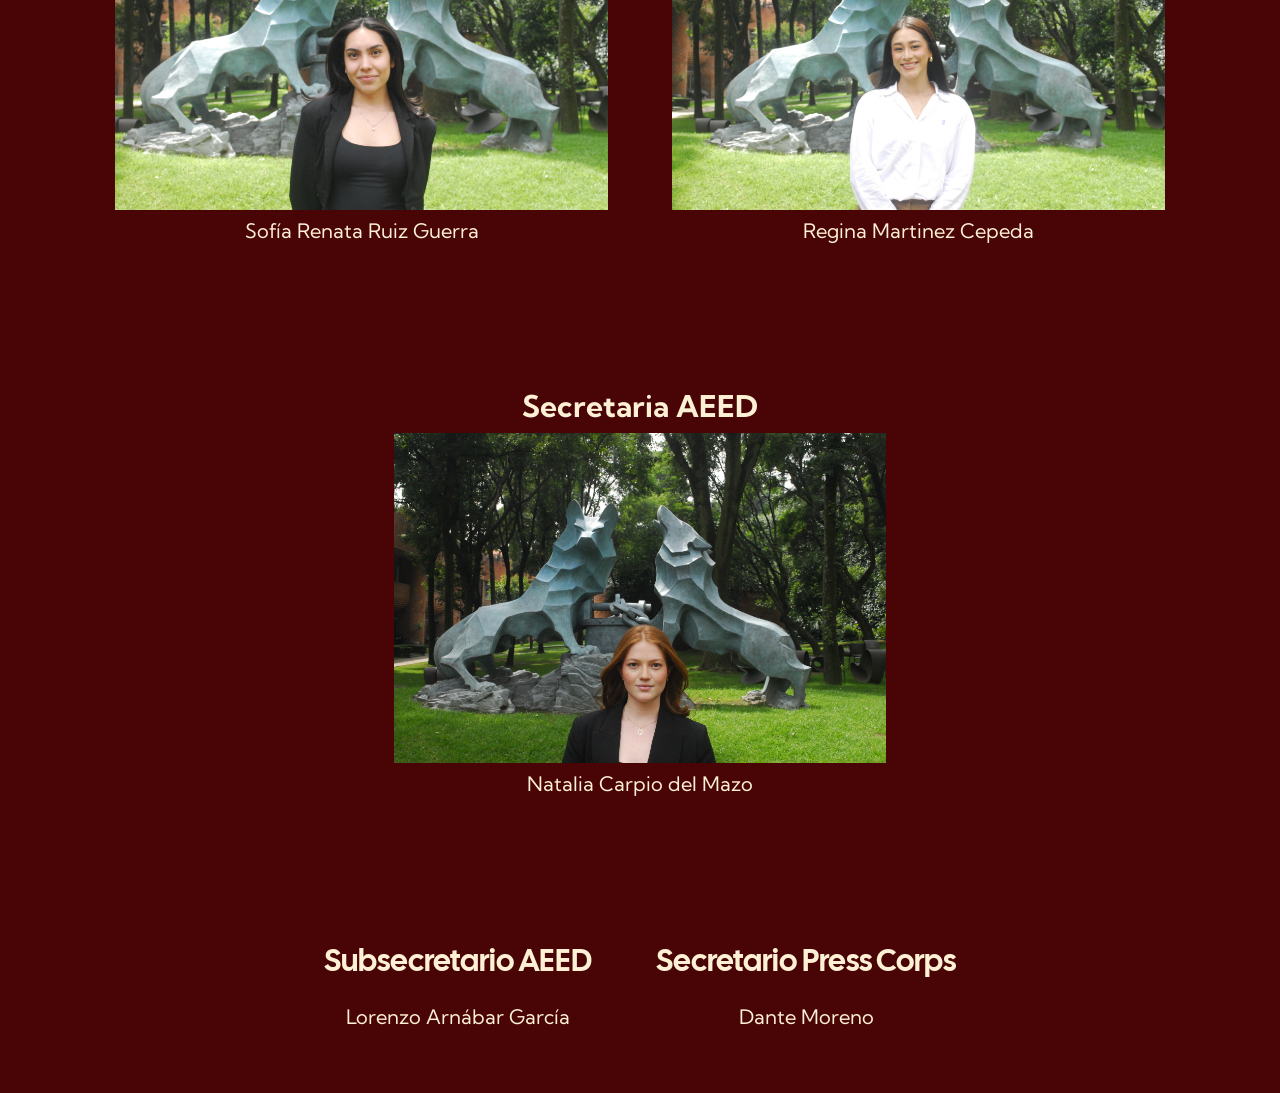
<file: secretariado.html>
<!DOCTYPE html>
<html lang="en">
<head>
    <meta charset="UTF-8">
    <meta name="viewport" content="width=device-width, initial-scale=1.0">
    <title>SECRETARIADO IBERO MUN 2026</title>
    <link rel="stylesheet" href="style4secretariado.css">
    <link rel="preconnect" href="https://fonts.googleapis.com">
<link rel="preconnect" href="https://fonts.gstatic.com" crossorigin>
<link href="https://fonts.googleapis.com/css2?family=Anton&family=Cal+Sans&family=Kumbh+Sans:wght,YOPQ@100..900,300&display=swap" rel="stylesheet">
</head>
<body>

    <header>
        <h1>SECRETARIADO</h1>
    </header>

    <div class="globo">
        <img src="imagenes\globoter.png" alt="globo terráqueo">
    </div>

    <section class="secretariado">

        <div class="secres">
            <div class="item">
                <h2>Secretario General</h2>
                <img src="imagenes\Secretario General Francisco Barrera.jpeg" alt="General 1">
                <p>Francisco Barrera</p>
            </div>
            
            <div class="item">
                <h2>Secretaria General</h2>
                <img src="imagenes\Paulina Moreno - Secretaria General .jpg" alt="General 2">
                <p>Paulina Moreno</p>
            </div>

        </div>
    </section>

    <section class="secretariado2">

        <div class="secres">
            <div class="item">
                <h2>Secretaria de Asamblea General</h2>
                <img src="imagenes\Sofía Fernandez  Landoni - Secreteria Asamblea General .JPG.jpeg" alt="Asamblea 1">
                <p>Sofía Fernández Ángeles Landoni </p>
            </div>
            
            <div class="item">
                <h2>Subsecretaria de Asamblea General</h2>
                <img src="imagenes\Camila  Díaz Jimenez.jpeg" alt="Asamblea 2">
                <p>Camila Belén Díaz Jiménez</p>
            </div>

        </div>
    </section>

    <section class="secretariado3">

        <div class="secres">
            <div class="item">
                <h2>Secretaria ECOSOC</h2>
                <img src="imagenes\Sofía Ruiz - Secretariado Ecosoc .jpg" alt="ECOSOC 1">
                <p>Sofía Renata Ruiz Guerra </p>
            </div>
            
            <div class="item">
                <h2>Subsecretaria ECOSOC</h2>
                <img src="imagenes\REGINA MARTÍNEZ SUB ECOSOC.JPG.jpeg" alt="ECOSOC 2">
                <p>Regina Martinez Cepeda</p>
            </div>

        </div>
    </section>

    <section class="secretariado4">

        <div class="secres">
            <div class="item">
                <h2>Secretaria AEED</h2>
                <img src="imagenes\Natalia Carpio, AEED (alto secretariado) .JPG.jpeg" alt="AEED 1">
                <p>Natalia Carpio del Mazo</p>
            </div>
            

        </div>
    </section>

    <section class="secretariado5">
        <div class="secres">

            <div class="item">
                <h2>Subsecretario AEED</h2>
                <p>Lorenzo Arnábar García</p>
            </div>

            <div class="item">
                <h2>Secretario Press Corps</h2>
                <p>Dante Moreno</p>
            </div>

        </div>
    </section>
    

    <section class="boton-home">
    <h3><a href="index.html">Inicio</a></h3>
    </section>
    
</body>
</html>
</file>
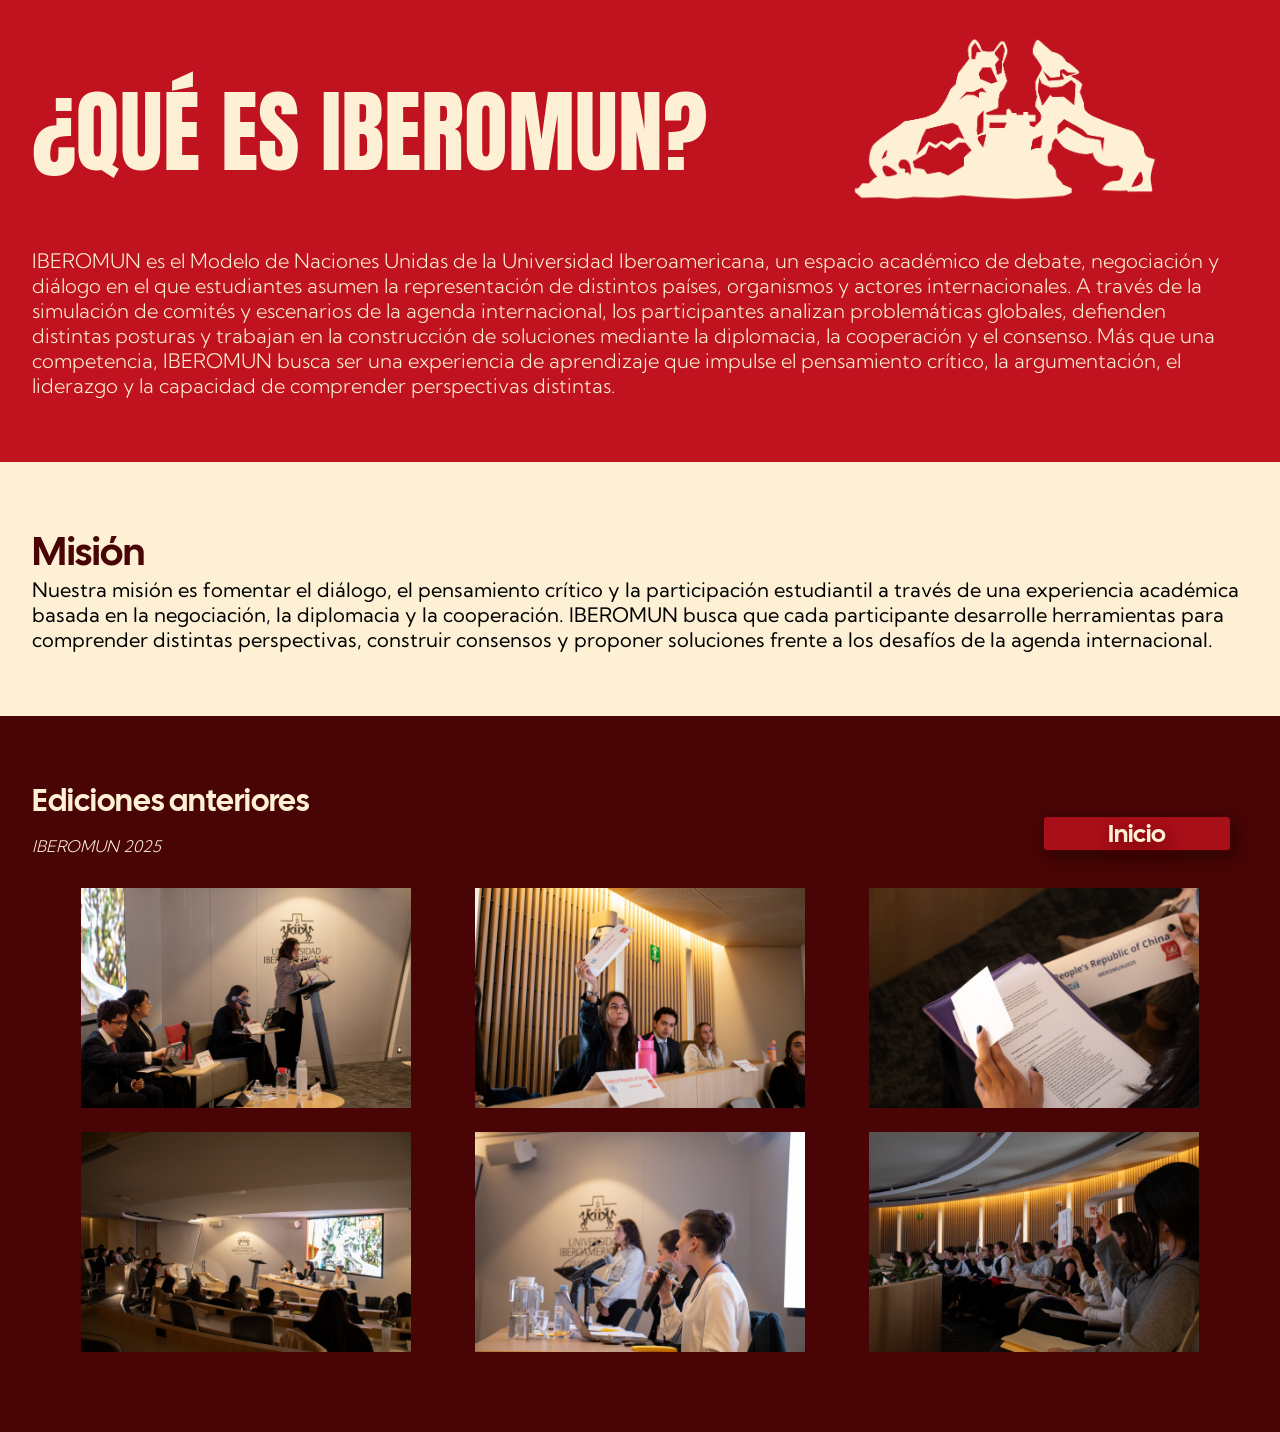
<file: sobre.html>
<!DOCTYPE html>
<html lang="en">
<head>
    <meta charset="UTF-8">
    <meta name="viewport" content="width=device-width, initial-scale=1.0">
    <title>SOBRE IBERO MUN 2026</title>
    <link rel="stylesheet" href="style2sobre.css">
    <link rel="preconnect" href="https://fonts.googleapis.com">
<link rel="preconnect" href="https://fonts.gstatic.com" crossorigin>
<link href="https://fonts.googleapis.com/css2?family=Anton&family=Cal+Sans&family=Kumbh+Sans:wght,YOPQ@100..900,300&display=swap" rel="stylesheet">
</head>
<body>

    <header>
        <h1>¿QUÉ ES IBEROMUN?</h1>
        <p>IBEROMUN es el Modelo de Naciones Unidas de la 
            Universidad Iberoamericana, un espacio académico 
            de debate, negociación y diálogo en el que 
            estudiantes asumen la representación de distintos 
            países, organismos y actores internacionales.
            
            A través de la simulación de comités y escenarios 
            de la agenda internacional, los participantes analizan 
            problemáticas globales, defienden distintas posturas y 
            trabajan en la construcción de soluciones mediante la 
            diplomacia, la cooperación y el consenso.
            
            Más que una competencia, IBEROMUN busca ser una 
            experiencia de aprendizaje que impulse el pensamiento 
            crítico, la argumentación, el liderazgo y la capacidad 
            de comprender perspectivas distintas.</p>
    </header>

    <div class="lobos">
        <img src="imagenes\lobos.png" alt="estatua lobos">
    </div>

    <section class="mision">
        <h2>Misión</h2>
        <p>Nuestra misión es fomentar el diálogo, el pensamiento 
            crítico y la participación estudiantil a través de 
            una experiencia académica basada en la negociación, 
            la diplomacia y la cooperación. IBEROMUN busca que 
            cada participante desarrolle herramientas para 
            comprender distintas perspectivas, construir 
            consensos y proponer soluciones frente a los 
            desafíos de la agenda internacional.</p>
    </section>


    <section class="ed-anteriores">
        <h2>Ediciones anteriores</h2>
        <h3>IBEROMUN 2025</h3>
        
        <div class="ediciones">
            <div class="item">
                <img src="imagenes\IMG_1375.jpg.jpeg" alt="Foto1">
                <img src="imagenes\IMG_1725.jpg.jpeg" alt="Foto2">
            </div>
            
            <div class="item">
                <img src="imagenes\IMG_1718.jpg.jpeg" alt="Foto3">
                <img src="imagenes\IMG_1608.jpg.jpeg" alt="Foto4">
            </div>
            
            <div class="item">
                <img src="imagenes\IMG_1665.jpg.jpeg" alt="Foto5">
                <img src="imagenes\IMG_1618.jpg.jpeg" alt="Foto6">
            </div>
        </div>
    </section>
    

    <section class="boton-home">
    <h3><a href="index.html">Inicio</a></h3>
    </section>
    
</body>
</html>
</file>
<file: styleindex.css>
/*Variables*/
:root{
    --baseline: 0.5rem; /*8px*/
    --padding-general: 2rem; /*32px*/
    --gap-general: 1rem; /*16px*/

    /*Base*/
    --step--1: 0.875rem;  /* 14px */
    --step-0: 1rem;       /* 16px (base) */

    /*Texto*/
    --step-1: 1.25rem;    /* 20px */
    --step-2: 1.563rem;   /* 25px */

    /*Títulos*/
    --step-3: 1.953rem;   /* 31px */
    --step-4: 2.441rem;   /* 39px */
    --step-5: 3.052rem;   /* 49px */
    --step-6: 5.61rem;    /* 95.37px */
}


*{
    margin: 0;
    padding: 0;
    box-sizing: border-box;
}

body{
    background: #490505;
}

/*NAVEGACIÓN*/
.navegacion{
    background: #c1121f;
    padding: var(--padding-general);
    display: flex;
    gap: 4rem;
    align-items: center;
    transition: all 0.3s ease;
}

/*animación para scroll*/
.navegacion.scrolled{
    position: fixed;
    top: 0;
    left: 0;
    width: 100%;
    height: 100px;

    justify-content: center; /* centra el menú */
    gap: 0;

    z-index: 1000;

    /*para que se vea transparente*/
    background: #c1121ec7;
    backdrop-filter: blur(8px);
}

.navegacion.scrolled .nav-list{
    justify-content: center;
    max-width: none;
}

.navegacion img{
    height: 210px;
    width: auto;

    /*para que desaparezca el logo*/
    transition: opacity 0.3s ease, transform 0.3s ease;
}

/*animación para que desaparezca el logo*/
.navegacion.scrolled img{
    opacity: 0;
    transform: translateY(-20px);
    pointer-events: none;
}

.nav-list{
    display: flex;
    flex-wrap: wrap;
    gap: 1rem 2rem;
    max-width: 500px;
    font-family: "Cal Sans", sans-serif;
    font-weight: 400;
    font-size: var(--step-1);
    list-style: none;
}

.nav-list a{
    color: #fdf0d5;
    text-decoration: none;
}

.nav-list a:link{
    color: #fdf0d5;
}

.nav-list a:visited{
    color: #fdf0d5;
}

.nav-list a:hover{
    color: #f86666;
}


/*GRID*/
.layout{
    display: grid;
    grid-template-columns: repeat(12, 1fr); /*Repite 12 veces esto con respecto a cada fracción*/
    grid-auto-rows: var(--baseline); /*define las filas del grid*/
    gap: var(--gap-general);
    padding: var(--padding-general);
    min-height: 100vh;
}



/* BANNER */
.banner-inicio {
    width: 100%;
    overflow: hidden;
}

.banner-inicio img {
    display: block;
    width: 100%;
    max-width: 1340px;
    height: auto;
    margin: 0 auto;
}




/*MENSAJE DE BIENVENIDA*/
.bienvenida{
    position: relative;
    grid-column: span 12;
    padding: 6rem 2rem;

    display: flex;
    flex-direction: column;
    justify-content: center;
    align-items: center;
    text-align: center;
    background: #fdf0d5;
}

.bienvenida h1{
    font-family: "Anton", sans-serif;
    font-weight: 400;
    font-style: normal;
    font-size: var(--step-6);
    color: #490505;
    margin-bottom: 1rem;
}

.bienvenida h2{
    font-family: "Cal Sans", sans-serif;
    font-weight: 400;
    font-style: normal;
    font-size: var(--step-3);
    color: #c1121f;
    margin-bottom: 1rem;
}

.bienvenida h3{
    font-family: "Kumbh Sans", sans-serif;
    font-weight: 300;
    font-style: normal;
    font-size: var(--step-1);
    margin-bottom: 1rem;
    max-width: 600px;
}


.bienvenida p{
    font-family: "Kumbh Sans", sans-serif;
    font-weight: 300;
    font-style: normal;
    font-size: var(--step-1);
    text-align: center;
    max-width: 1000px;
    margin-top: 1rem;
    margin-bottom: 1rem;
}

.bienvenida h4{
    font-family: "Kumbh Sans", sans-serif;
    font-weight: 400;
    font-size: var(--step-1);
    text-align: center;
}

.bienvenida h5{
    font-family: "Kumbh Sans", sans-serif;
    font-weight: 200;
    font-style: italic;
    font-size: var(--step--1);
    text-align: center;
    margin-top: 1rem;
}



/*INFORMACIÓN DEL INICIO*/
.item{
    display: flex;
    flex-direction: column;
    align-items: center;
    text-align: center;
    gap: 0.5rem;
}
.informacion-inicio{
    grid-column: span 12;
    background: #c1121f;
    padding: 4rem 2rem;
}

/*a, link, visited, hover*/
.informacion-inicio h2{
    font-size: var(--step-3);
    margin-bottom: 2rem;
    font-family: "Cal Sans", sans-serif;
    font-weight: 400;
    color: #fdf0d5;
    text-align: center;
}

.informacion-inicio p{
    font-size: var(--step-1);
    margin-bottom: 2rem;
    font-family: "Kumbh Sans", sans-serif;
    font-weight: 200;
    max-width: 300px;
    text-align: center;
    color: #fdf0d5;
}

.info-i-g{
    display: flex;
    flex-wrap: wrap;
    gap: 6rem;
    justify-content: center;
    text-align:center;
}


/*BOTÓN SABER MÁS*/
.boton-sabermas{
    background: #c1121f;
    right: 3rem;
    bottom: 3rem;
    width: 200px;
    border: 2px solid #490505;
    border-radius: 5px;
    box-shadow: 4px 7px 15px #270101ce;
}

.boton-sabermas:hover{
    transform: translateY(-5px);
    transition: transform 0.2s ease, box-shadow 0.2s ease;
}

.boton-sabermas h3{
    font-family: "Cal Sans", sans-serif;
    font-weight: 400;
    font-size: var(--step-2);
    text-align: center;
    color: #c1121f;
}

.boton-sabermas a{
    color: #fdf0d5;
    text-decoration: none;
    text-shadow: 5px 7px 10px #cf3c3c;
}

.boton-sabermas a:link{
    color: #fdf0d5;
    text-decoration: none;
    text-shadow: 5px 7px 10px #cf3c3c;
}

.boton-sabermas a:visited{
    color: #fdf0d5;
    text-decoration: none;
    text-shadow: 5px 7px 10px #cf3c3c;
}




/*FOOTER*/
footer{
    margin-top: 2rem;
    margin-bottom: 2rem;
    display: flex;
    align-items: center;
    justify-content: center;
    gap: 2rem 1rem;
    background: #490505;
}

footer img{
    width: auto;
    height: 5rem;
}


footer h5{
    font-family: "Cal Sans", sans-serif;
    font-weight: 300;
    font-size: var(--step-0);
    text-align: center;
    margin: 0;
    color: #fdf0d5;
}



/*MEDIA QUERIES PARA ADAPTABILIDAD A MÓVIL*/

/*nav en móvil*/
@media (max-width: 768px) {
  .navegacion {
    flex-direction: column;
    gap: 1rem;
    padding: 1.5rem;
    box-sizing: border-box;
  }

  .nav-list {
    flex-direction: row;
    align-items: center;
    justify-content: space-around;
    max-width: none;
    width: 100%;
  }

  .navegacion img {
    width: 180px;
    height: auto;
  }

  .navegacion.scrolled{
    display:none;
  }

  .navegacion.scrolled .nav-list{
    display: none;
  }

  .navegacion.scrolled img {
    display: none;
    transform: translateY(-20px);
    pointer-events: none;
  }

}
</file>
<file: style3comites.css>
/*Variables*/
:root{
    --baseline: 0.5rem; /*8px*/
    --padding-general: 2rem; /*32px*/
    --gap-general: 1rem; /*16px*/

    /*Base*/
    --step--1: 0.875rem;  /* 14px */
    --step-0: 1rem;       /* 16px (base) */

    /*Texto*/
    --step-1: 1.25rem;    /* 20px */
    --step-2: 1.563rem;   /* 25px */

    /*Títulos*/
    --step-3: 1.953rem;   /* 31px */
    --step-4: 2.441rem;   /* 39px */
    --step-5: 3.052rem;   /* 49px */
    --step-6: 5.61rem;    /* 95.37px */
}


*{
    margin: 0;
    padding: 0;
    box-sizing: border-box;
}

body{
    background: #fdf0d5;
}

/*GRID*/
.layout{
    display: grid;
    grid-template-columns: repeat(12, 1fr); /*Repite 12 veces esto con respecto a cada fracción*/
    grid-auto-rows: var(--baseline); /*define las filas del grid*/
    gap: var(--gap-general);
    padding: var(--padding-general);
    min-height: 100vh;
}

/*HEADER*/
header{
    grid-column: span 12;
    padding: 4rem 2rem;
    background: #c1121f;
}

header h1{
    font-family: "Anton", sans-serif;
    font-weight: 400;
    font-size: var(--step-6);
    color: #fdf0d5;
}


/*IMAGEN GAFETE*/
.gafete {
    position: absolute;
    right: 9vw;
    top: -3.5rem;
    width: 20vw;
    z-index: 10;
}

.gafete img {
    width: 100%;
    height: auto;
    display: block;
    overflow-x: hidden;
}



/*SEPARADOR*/
.separador{
    display: flex;
    align-items: center;
    justify-content: center;
    align-content: center;
}

.separador img{
    width: 800px;
    height: auto;
    justify-content: center;
    align-content: center;
    overflow-x: hidden;
}



/* CONTENEDORES DE LOS COMITÉS */
.comites1,
.comites2 {
    grid-column: span 12;
    padding: 3rem 2rem;
}

/* CUADRÍCULA DE TARJETAS */
.grupos1,
.grupos2 {
    display: grid;
    grid-template-columns: repeat(3, minmax(0, 1fr));
    gap: 1.5rem;
    max-width: 1200px;
    margin: 0 auto;
    align-items: start;
}

/* TARJETA INDIVIDUAL */
.comite {
    background-color: #fffaf5;
    border: 1px solid #e4d5cc;
    border-radius: 14px;
    overflow: hidden;
    box-shadow: 0 4px 12px rgba(73, 5, 5, 0.08);
    transition: box-shadow 0.3s ease;
}

.comite:hover {
    box-shadow: 0 6px 18px rgba(73, 5, 5, 0.16);
}

/* TÍTULO Y TRIÁNGULO */
.comite summary {
    font-family: "Cal Sans", sans-serif;
    font-size: var(--step-2);
    color: #490505;
    font-weight: 400;
    padding: 1.5rem;
    cursor: pointer;
    list-style: none;

    display: flex;
    align-items: center;
    justify-content: space-between;
    gap: 1rem;
}

/* Oculta el marcador predeterminado */
.comite summary::-webkit-details-marker {
    display: none;
}

/* Triángulo personalizado */
.comite summary::after {
    content: "";
    flex-shrink: 0;
    width: 0;
    height: 0;

    border-top: 7px solid #c1121f;
    border-left: 6px solid transparent;
    border-right: 6px solid transparent;

    transition: transform 0.3s ease;
}

/* Gira el triángulo cuando se abre */
.comite[open] summary::after {
    transform: rotate(180deg);
}

/* CONTENIDO DESPLEGABLE */
.contenido-comite {
    padding: 0 1.5rem 1.5rem;
    border-top: 1px solid #e4d5cc;
}

.contenido-comite h2,
.contenido-comite h3 {
    font-family: "Cal Sans", sans-serif;
    font-size: var(--step-2);
    font-weight: 400;
    color: #c1121f;
    margin-top: 1.25rem;
    margin-bottom: 0.5rem;
}

.contenido-comite h3 a{
    color: #c1121f;
}

.contenido-comite h3 a:link{
    color: #c1121f;
}

.contenido-comite h3 a:visited{
    color: #c1121f;
}

.contenido-comite p {
    font-family: "Kumbh Sans", sans-serif;
    font-size: var(--step-0);
    line-height: 1.7;
    text-align: left;
    margin: 0 0 0.8rem;
}

/* RESPONSIVE: TABLET */
@media (max-width: 900px) {
    .grupos1,
    .grupos2 {
        grid-template-columns: repeat(2, minmax(0, 1fr));
    }
}

/* RESPONSIVE: CELULAR */
@media (max-width: 600px) {
    .comites1,
    .comites2 {
        padding: 2rem 1rem;
    }

    .grupos1,
    .grupos2 {
        grid-template-columns: 1fr;
        gap: 1rem;
    }

    .comite summary {
        padding: 1.25rem;
    }
}



/*BOTÓN*/
.boton-home a{
    color: #fdf0d5;
    text-decoration: none;
    text-shadow: 4px 6px 15px #660606dc;
}

.boton-home a:link{
    color: #fdf0d5;
    text-shadow: 4px 6px 15px #660606dc;
}

.boton-home a:visited{
    color: #fdf0d5;
    text-shadow: 4px 6px 15px #660606dc;
}

.boton-home{
    position: fixed;
    right: 3rem;
    bottom: 3rem;
    background: #c1121ecc;
    width: 190px;
    border: 2px solid #270202d0;
    border-radius: 5px;
    box-shadow: 4px 6px 15px #2b0303e7;
}

.boton-home h3{
    font-family: "Cal Sans", sans-serif;
    font-weight: 400;
    font-size: var(--step-2);
    text-align: center;
}
</file>
<file: style8contacto.css>
/*Variables*/
:root{
    --baseline: 0.5rem; /*8px*/
    --padding-general: 2rem; /*32px*/
    --gap-general: 1rem; /*16px*/

    /*Base*/
    --step--1: 0.875rem;  /* 14px */
    --step-0: 1rem;       /* 16px (base) */

    /*Texto*/
    --step-1: 1.25rem;    /* 20px */
    --step-2: 1.563rem;   /* 25px */

    /*Títulos*/
    --step-3: 1.953rem;   /* 31px */
    --step-4: 2.441rem;   /* 39px */
    --step-5: 3.052rem;   /* 49px */
    --step-6: 5.61rem;    /* 95.37px */
}


*{
    margin: 0;
    padding: 0;
    box-sizing: border-box;
}

body{
    background: #fdf0d5;
}

/*GRID*/
.layout{
    display: grid;
    grid-template-columns: repeat(12, 1fr); /*Repite 12 veces esto con respecto a cada fracción*/
    grid-auto-rows: var(--baseline); /*define las filas del grid*/
    gap: var(--gap-general);
    padding: var(--padding-general);
    min-height: 100vh;
}

/*HEADER*/
header{
    grid-column: span 12;
    padding: 4rem 2rem;
    background: #c1121f;
}

header h1{
    font-family: "Anton", sans-serif;
    font-weight: 400;
    font-size: var(--step-6);
    color: #fdf0d5;
}

/*CONTACTO*/
.contactos{ /*nombre sección*/
    grid-column: span 12;
    padding: 4rem 2rem;
}

.contactos h2{
    font-size: var(--step-2);
    margin-bottom: 1rem;
    font-family: "Cal Sans", sans-serif;
    font-weight: 400;
    color: #490505;
}


.contactos h2:hover{
    transform: translateY(-5px);
    transition: transform 0.2s ease, box-shadow 0.2s ease;
}

.contactos h2 a{
    color: #490505;
    text-decoration: none;
    text-shadow: 5px 7px 10px #ce20209d;
}

.contactos a:link{
    color: #490505;
    text-decoration: none;
    text-shadow: 5px 7px 10px #ce20209d;
}

.contactos a:visited{
    color: #490505;
    text-decoration: none;
    text-shadow: 5px 7px 10px #ce20209d;
}

/*div grande*/
.contactoibero{
    display: flex;
    flex-wrap: wrap;
    gap: 4rem;
    justify-content: center;
}

.contactoibero img{
    width: auto;
    height: 200px;
    object-fit: cover;
}

/*divs individuales*/
.item{
    display: flex;
    flex-direction: column;
    align-items: center;
    gap: 1rem;
}


/*MI CONTACTO*/
.contacto2{
    grid-column: span 12;
    padding: 4rem 2rem;
    text-align: center;
    margin-top: 1rem;
    margin-bottom: 1rem;
}

.contacto2 p{
    font-family: "Cal Sans", sans-serif;
    font-size: var(--step-0);
    color: #490505;
    font-weight: 300;
    margin-bottom: 0.5rem;
}


.redes:hover{
    transform: translateY(-5px);
    transition: transform 0.2s ease, box-shadow 0.2s ease;
}

.contacto2 a{
    color: #490505;
    text-decoration: none;
    text-shadow: 5px 7px 10px #ce20209d;
}

.contacto2 a:link{
    color: #490505;
    text-decoration: none;
    text-shadow: 5px 7px 10px #ce20209d;
}

.contacto2 a:visited{
    color: #490505;
    text-decoration: none;
    text-shadow: 5px 7px 10px #ce20209d;
}

.contacto2 h5{
    font-family: "Kumbh Sans", sans-serif;
    font-size: var(--step-1);
    font-weight: 500;
    margin-bottom: 0.5rem;
}

.contacto2 img{
    width: auto;
    height: 1.5rem;
}

.red{
    display: flex;
    align-items: center;
    justify-content: center;
    gap: 0.5rem;
    margin-bottom: 0.5rem;
}

.red img{
    width: auto;
    height: 1.2rem;
}

.red p{
    margin: 0;
}


/*BOTÓN*/
.boton-home a{
    color: #fdf0d5;
    text-decoration: none;
    text-shadow: 4px 6px 15px #660606dc;
}

.boton-home a:link{
    color: #fdf0d5;
    text-shadow: 4px 6px 15px #660606dc;
}

.boton-home a:visited{
    color: #fdf0d5;
    text-shadow: 4px 6px 15px #660606dc;
}

.boton-home{
    position: fixed;
    right: 3rem;
    bottom: 3rem;
    background: #c1121ecc;
    width: 190px;
    border: 2px solid #270202d0;
    border-radius: 5px;
    box-shadow: 4px 6px 15px #2b0303e7;
}

.boton-home h3{
    font-family: "Cal Sans", sans-serif;
    font-weight: 400;
    font-size: var(--step-2);
    text-align: center;
}
</file>
<file: style5mesasdir.css>
/*Variables*/
:root{
    --baseline: 0.5rem; /*8px*/
    --padding-general: 2rem; /*32px*/
    --gap-general: 1rem; /*16px*/

    /*Base*/
    --step--1: 0.875rem;  /* 14px */
    --step-0: 1rem;       /* 16px (base) */

    /*Texto*/
    --step-1: 1.25rem;    /* 20px */
    --step-2: 1.563rem;   /* 25px */

    /*Títulos*/
    --step-3: 1.953rem;   /* 31px */
    --step-4: 2.441rem;   /* 39px */
    --step-5: 3.052rem;   /* 49px */
    --step-6: 5.61rem;    /* 95.37px */
}


*{
    margin: 0;
    padding: 0;
    box-sizing: border-box;
}

body{
    background: #fdf0d5;
}

/*GRID*/
.layout{
    display: grid;
    grid-template-columns: repeat(12, 1fr); /*Repite 12 veces esto con respecto a cada fracción*/
    grid-auto-rows: var(--baseline); /*define las filas del grid*/
    gap: var(--gap-general);
    padding: var(--padding-general);
    min-height: 100vh;
}

/*HEADER*/
header{
    grid-column: span 12;
    padding: 4rem 2rem;
    background: #c1121f;
}

header h1{
    font-family: "Anton", sans-serif;
    font-weight: 400;
    font-size: var(--step-6);
    color: #fdf0d5;
}




.Mesa1, .Mesas2,
.Mesas3, .Mesas4,
.Mesas5, .Mesas6 h2{
    font-family: "Cal Sans", sans-serif;
    font-size: var(--step-2);
    color: #490505;
    font-weight: 400;
}

.mesas-dir p{
    font-family: "Kumbh Sans", sans-serif;
    font-size: var(--step-1);
    font-weight: 400;
    margin-bottom: 8rem;
}



/* SECCIÓN DE LA MESA DIRECTIVA */
.Mesa1, .Mesas2, 
.Mesas3, .Mesas4, 
.Mesas5, .Mesas6 {
    width: 100%;
    padding: 3rem 5%;
    box-sizing: border-box;
    text-align: center;
}

/* PARRILLA DE FOTOGRAFÍAS */
.mesas-dir {
    display: grid;
    grid-template-columns: repeat(5, minmax(0, 1fr));
    gap: 1.5rem;

    width: 100%;
    max-width: 1200px;
    margin: 2rem auto;
}

/* TARJETA DE CADA INTEGRANTE */
.mesas-dir .item {
    min-width: 0;
    padding: 1rem;
    box-sizing: border-box;

    display: flex;
    flex-direction: column;
    align-items: center;

    background-color: white;
    border-radius: 15px;
    text-align: center;
}

/* CARGO */
.mesas-dir .item h3 {
    font-size: 1rem;
    margin: 0 0 1rem;
}

/* FOTOGRAFÍAS */
.mesas-dir .item img {
    display: block;
    width: 100%;
    aspect-ratio: 3 / 4;
    object-fit: cover;

    border-radius: 10px;
}

/* NOMBRE */
.mesas-dir .item p {
    margin: 1rem 0 0;
    font-size: 0.95rem;
    overflow-wrap: anywhere;
}

/* TABLET */
@media (max-width: 900px) {
    .mesas-dir {
        grid-template-columns: repeat(3, minmax(0, 1fr));
    }
}

/* CELULAR */
@media (max-width: 550px) {
    .mesas-dir {
        grid-template-columns: repeat(2, minmax(0, 1fr));
        gap: 1rem;
    }

    .mesas-dir .item {
        padding: 0.7rem;
    }
}


/*BOTÓN HOME*/
.boton-home a{
    color: #fdf0d5;
    text-decoration: none;
    text-shadow: 4px 6px 15px #660606dc;
}

.boton-home a:link{
    color: #fdf0d5;
    text-shadow: 4px 6px 15px #660606dc;
}

.boton-home a:visited{
    color: #fdf0d5;
    text-shadow: 4px 6px 15px #660606dc;
}

.boton-home{
    position: fixed;
    right: 3rem;
    bottom: 3rem;
    background: #c1121ecc;
    width: 190px;
    border: 2px solid #270202d0;
    border-radius: 5px;
    box-shadow: 4px 6px 15px #2b0303e7;
}

.boton-home h3{
    font-family: "Cal Sans", sans-serif;
    font-weight: 400;
    font-size: var(--step-2);
    text-align: center;
}
</file>
<file: style7programa.css>
/*Variables*/
:root{
    --baseline: 0.5rem; /*8px*/
    --padding-general: 2rem; /*32px*/
    --gap-general: 1rem; /*16px*/

    /*Base*/
    --step--1: 0.875rem;  /* 14px */
    --step-0: 1rem;       /* 16px (base) */

    /*Texto*/
    --step-1: 1.25rem;    /* 20px */
    --step-2: 1.563rem;   /* 25px */

    /*Títulos*/
    --step-3: 1.953rem;   /* 31px */
    --step-4: 2.441rem;   /* 39px */
    --step-5: 3.052rem;   /* 49px */
    --step-6: 5.61rem;    /* 95.37px */
}


*{
    margin: 0;
    padding: 0;
    box-sizing: border-box;
}

body{
    background: #fdf0d5;
}

/*GRID*/
.layout{
    display: grid;
    grid-template-columns: repeat(12, 1fr); /*Repite 12 veces esto con respecto a cada fracción*/
    grid-auto-rows: var(--baseline); /*define las filas del grid*/
    gap: var(--gap-general);
    padding: var(--padding-general);
    min-height: 100vh;
}

/*HEADER*/
header{
    grid-column: span 12;
    padding: 4rem 2rem;
    background: #c1121f;
}

header h1{
    font-family: "Anton", sans-serif;
    font-weight: 400;
    font-size: var(--step-6);
    color: #fdf0d5;
}


/*PROGRAMA*/
.programa{ /*nombre sección*/
    grid-column: span 12;
    background: #fdf0d5;
    padding: 4rem 2rem;
}

.programa h2{
    font-size: var(--step-3);
    margin-bottom: 1rem;
    font-family: "Cal Sans", sans-serif;
    font-weight: 400;
    color: #fdf0d5;
}


.programa h2:hover{
    transform: translateY(-5px);
    transition: transform 0.2s ease, box-shadow 0.2s ease;
}

.programa h2 a{
    color: #8f0c0c;
    text-decoration: none;
    text-shadow: 5px 7px 10px #bb08089f;
}

.programa a:link{
    color: #8f0c0c;
    text-decoration: none;
    text-shadow: 5px 7px 10px #bb08089f;
}

.programa a:visited{
    color: #8f0c0c;
    text-decoration: none;
    text-shadow: 5px 7px 10px #bb08089f;
}

/*div grande*/
.iberoprog{
    display: flex;
    flex-wrap: wrap;
    gap: 4rem;
    justify-content: center;
}


.iberoprog img{
    width: auto;
    height: 200px;
    object-fit: cover;
    margin-bottom: 1rem;
}

/*divs individuales*/
.item{
    display: flex;
    flex-direction: column;
    align-items: center;
    gap: 2rem;
}


/*BOTÓN*/
.boton-home a{
    color: #fdf0d5;
    text-decoration: none;
    text-shadow: 4px 6px 15px #660606dc;
}

.boton-home a:link{
    color: #fdf0d5;
    text-shadow: 4px 6px 15px #660606dc;
}

.boton-home a:visited{
    color: #fdf0d5;
    text-shadow: 4px 6px 15px #660606dc;
}

.boton-home{
    position: fixed;
    right: 3rem;
    bottom: 3rem;
    background: #c1121ecc;
    width: 190px;
    border: 2px solid #270202d0;
    border-radius: 5px;
    box-shadow: 4px 6px 15px #2b0303e7;
}

.boton-home h3{
    font-family: "Cal Sans", sans-serif;
    font-weight: 400;
    font-size: var(--step-2);
    text-align: center;
}
</file>
<file: style6recursos.css>
/*Variables*/
:root{
    --baseline: 0.5rem; /*8px*/
    --padding-general: 2rem; /*32px*/
    --gap-general: 1rem; /*16px*/

    /*Base*/
    --step--1: 0.875rem;  /* 14px */
    --step-0: 1rem;       /* 16px (base) */

    /*Texto*/
    --step-1: 1.25rem;    /* 20px */
    --step-2: 1.563rem;   /* 25px */

    /*Títulos*/
    --step-3: 1.953rem;   /* 31px */
    --step-4: 2.441rem;   /* 39px */
    --step-5: 3.052rem;   /* 49px */
    --step-6: 5.61rem;    /* 95.37px */
}


*{
    margin: 0;
    padding: 0;
    box-sizing: border-box;
}

body{
    background: #fdf0d5;
}

/*GRID*/
.layout{
    display: grid;
    grid-template-columns: repeat(12, 1fr); /*Repite 12 veces esto con respecto a cada fracción*/
    grid-auto-rows: var(--baseline); /*define las filas del grid*/
    gap: var(--gap-general);
    padding: var(--padding-general);
    min-height: 100vh;
}

/*HEADER*/
header{
    grid-column: span 12;
    padding: 4rem 2rem;
    background: #c1121f;
}

header h1{
    font-family: "Anton", sans-serif;
    font-weight: 400;
    font-size: var(--step-6);
    color: #fdf0d5;
}


/* IMAGEN HANDBOOK */
.absolute {
    position: absolute;
    inset: 0;
    display: flex;
    justify-content: center;
    align-items: center;
    z-index: 1;
    pointer-events: none;
}

.absolute img {
    width: 100%;
    max-width: 3000px;
    height: auto;
    max-height: 95%;
    object-fit: contain;
}




/*BOTÓN HANDBOOK*/
.reglamento{
    position: relative;
    grid-column: span 12;
    padding: 6rem 2rem;

    align-items: center;
    display: flex;
    flex-direction: column;
    justify-content: center;
    align-items: center;
}

.reglamento h2{
    font-family: "Cal Sans", sans-serif;
    font-size: var(--step-3);
    font-weight: 400;
    color: #490505;
}

.reglamento p{
    font-family: "Kumbh Sans", sans-serif;
    font-size: var(--step-0);
    font-weight: 400;
    margin-bottom: 1rem;
    margin-top: 0.5rem;
}


.boton-reglamento a{
    color: #fdf0d5;
    text-decoration: none;
    text-shadow: 4px 6px 15px #940d0dbd;
}

.boton-reglamento a:link{
    color: #fdf0d5;
    text-shadow: 4px 6px 15px #940d0dbd;
}

.boton-reglamento a:visited{
    color: #fdf0d5;
    text-shadow: 4px 6px 15px #940d0dbd;
}

.boton-reglamento h2{
    font-family: "Cal Sans", sans-serif;
    font-weight: 400;
    font-size: var(--step-3);
    text-align: center;
}

.boton-reglamento{
    background: #490505;
    width: 300px;
    border: 2px solid #270202d0;
    border-radius: 5px;
    box-shadow: 4px 6px 15px #2b0303e7;
    align-items: center;
}




/*VESTIMENTA*/
.vestimenta{
    grid-column: span 12;
    padding: 4rem 2rem;
    background: #c1121f;
}

.vestimenta h2{
    font-family: "Cal Sans", sans-serif;
    font-weight: 400;
    font-size: var(--step-4);
    color: #fdf0d5;
    margin-bottom: 1rem;
    text-align: left;
}

.vestimenta p{
    font-family: "Kumbh Sans", sans-serif;
    font-size: var(--step-1);
    font-weight: 400;
    color: #fdf0d5;
    text-align: left;
    max-width: 1200px;
}


/* TARJETAS */

.tarjetas{
    display: flex;
    justify-content: center;
    gap: 2rem;

    padding: 4rem 2rem;

    background: #c1121f;
}

.box1,
.box2, .box3{
    flex: 1;
    max-width: 500px;

    padding: 2rem;

    background: #fdf0d5;
    border-radius: 2rem;

    text-align: center;
}

.box1 h2,
.box2 h2,
.box3 h2{
    font-family: "Cal Sans", sans-serif;
    font-size: var(--step-3);
}

.box1 p,
.box2 p{
    margin-top: 1rem;
    font-family: "Kumbh Sans", sans-serif;
    font-size: var(--step-1);
}

.box1 img, .box2 img{
    max-width: 300px;
    height: auto;
    margin-top: 3rem;
    object-fit: cover;
}





.box3 ul{
    font-family: "Kumbh Sans", sans-serif;
    font-size: var(--step-1);
    font-weight: 400;
    color: black;
    margin-bottom: 1rem;
    margin-top: 1rem;
    text-align: left;
    max-width: 800px;
    padding-left: 2rem;
}




/*BOTÓN HOME*/
.boton-home a{
    color: #fdf0d5;
    text-decoration: none;
    text-shadow: 4px 6px 15px #660606dc;
}

.boton-home a:link{
    color: #fdf0d5;
    text-shadow: 4px 6px 15px #660606dc;
}

.boton-home a:visited{
    color: #fdf0d5;
    text-shadow: 4px 6px 15px #660606dc;
}

.boton-home{
    position: fixed;
    right: 3rem;
    bottom: 3rem;
    background: #c1121ecc;
    width: 190px;
    border: 2px solid #270202d0;
    border-radius: 5px;
    box-shadow: 4px 6px 15px #2b0303e7;
}

.boton-home h3{
    font-family: "Cal Sans", sans-serif;
    font-weight: 400;
    font-size: var(--step-2);
    text-align: center;
}


/*MEDIA QUERIES*/


/* ADAPTACIÓN A MÓVILES */
@media (max-width: 600px) {

    /* ENCABEZADO */
    header {
        padding: 2rem 1rem;
    }

    header h1 {
        font-size: clamp(2.5rem, 10vw, 3.5rem);
    }

    /* REGLAMENTO */
    .reglamento {
        padding: 3rem 1rem;
    }

    .reglamento h2,
    .boton-reglamento h2 {
        font-size: 1.5rem;
    }

    .reglamento p {
        font-size: 1rem;
        text-align: center;
    }

    .boton-reglamento {
        width: min(100%, 260px);
    }

    /* CÓDIGO DE VESTIMENTA */
    .vestimenta {
        padding: 2rem 1rem;
    }

    .vestimenta h2 {
        font-size: clamp(1.5rem, 6vw, 2rem);
        margin-bottom: 0.75rem;
    }

    .vestimenta p {
        font-size: 1rem;
        line-height: 1.6;
        max-width: 100%;
    }

    
    /* TARJETAS DE VESTIMENTA */
    .tarjetas {
        flex-direction: column;
        align-items: center;
        gap: 1.5rem;
        padding: 2rem 1rem;
    }

    .box1,
    .box2,
    .box3 {
        width: 100%;
        max-width: 450px;
        padding: 1.5rem 1rem;
        border-radius: 1.25rem;
    }

    .box1 h2,
    .box2 h2,
    .box3 h2 {
        font-size: 1.5rem;
    }

    .box1 p,
    .box2 p,
    .box3 ul {
        font-size: 1rem;
        line-height: 1.6;
    }

    .box1 img,
    .box2 img {
        width: 100%;
        max-width: 220px;
        height: auto;
        margin-top: 1.5rem;
        object-fit: contain;
    }

    .box3 ul {
        padding-left: 1.25rem;
        overflow-wrap: anywhere;
    }

    /* BOTÓN FLOTANTE DE INICIO */
    .boton-home {
        right: 1rem;
        bottom: 1rem;
        width: 140px;
    }

    .boton-home h3 {
        font-size: 1.25rem;
    }

}
</file>
<file: style4secretariado.css>
/*Variables*/
:root{
    --baseline: 0.5rem; /*8px*/
    --padding-general: 2rem; /*32px*/
    --gap-general: 1rem; /*16px*/

    /*Base*/
    --step--1: 0.875rem;  /* 14px */
    --step-0: 1rem;       /* 16px (base) */

    /*Texto*/
    --step-1: 1.25rem;    /* 20px */
    --step-2: 1.563rem;   /* 25px */

    /*Títulos*/
    --step-3: 1.953rem;   /* 31px */
    --step-4: 2.441rem;   /* 39px */
    --step-5: 3.052rem;   /* 49px */
    --step-6: 5.61rem;    /* 95.37px */
}


*{
    margin: 0;
    padding: 0;
    box-sizing: border-box;
}

body{
    background: #490505;
}

/*GRID*/
.layout{
    display: grid;
    grid-template-columns: repeat(12, 1fr); /*Repite 12 veces esto con respecto a cada fracción*/
    grid-auto-rows: var(--baseline); /*define las filas del grid*/
    gap: var(--gap-general);
    padding: var(--padding-general);
    min-height: 100vh;
}

/*HEADER*/
header{
    grid-column: span 12;
    padding: 4rem 2rem;
    background: #c1121f;
}

header h1{
    font-family: "Anton", sans-serif;
    font-weight: 400;
    font-size: var(--step-6);
    color: #fdf0d5;
}

/*IMAGEN GLOBO*/
.globo{
    position: absolute;
    right: 0.5rem;
    top: 0.5rem;
    width: 270px;
    height: auto;
    overflow-x: hidden;
}

/*SECRETARIADO*/
.secretariado, 
.secretariado2, 
.secretariado3, 
.secretariado4, 
.secretariado5{ /*nombre sección*/
    grid-column: span 2;
    background: #490505;
    padding: 4rem 2rem;
}

.secretariado, .secretariado2, 
.secretariado3, 
.secretariado4, 
.secretariado5 h2{
    font-size: var(--step-3);
    margin-bottom: 1rem;
    font-family: "Cal Sans", sans-serif;
    font-weight: 400;
    color: #fdf0d5;
}
.secretariado, .secretariado2, 
.secretariado3, 
.secretariado4, 
.secretariado5 p{
    font-family: "Kumbh Sans", sans-serif;
    font-size: var(--step-1);
    font-weight: 400;
    color: #fdf0d5;
}


/*div grande*/
.secres{
    display: flex;
    flex-wrap: wrap;
    gap: 4rem;
    justify-content: center;
}


.secres img{
    width: auto;
    height: 330px;
    object-fit: cover;
}

/*divs individuales*/
.item{
    display: flex;
    flex-direction: column;
    align-items: center;
    gap: 0.5rem;
}




/*BOTÓN*/
.boton-home a{
    color: #fdf0d5;
    text-decoration: none;
    text-shadow: 4px 6px 15px #660606dc;
}

.boton-home a:link{
    color: #fdf0d5;
    text-shadow: 4px 6px 15px #660606dc;
}

.boton-home a:visited{
    color: #fdf0d5;
    text-shadow: 4px 6px 15px #660606dc;
}

.boton-home{
    position: fixed;
    right: 3rem;
    bottom: 3rem;
    background: #c1121ecc;
    width: 190px;
    border: 2px solid #270202d0;
    border-radius: 5px;
    box-shadow: 4px 6px 15px #2b0303e7;
}

.boton-home h3{
    font-family: "Cal Sans", sans-serif;
    font-weight: 400;
    font-size: var(--step-2);
    text-align: center;
}


@media (max-width: 1000px) {
    .globo {
        opacity: 0;
    }
}
</file>
<file: style2sobre.css>
/*Variables*/
:root{
    --baseline: 0.5rem; /*8px*/
    --padding-general: 2rem; /*32px*/
    --gap-general: 1rem; /*16px*/

    /*Base*/
    --step--1: 0.875rem;  /* 14px */
    --step-0: 1rem;       /* 16px (base) */

    /*Texto*/
    --step-1: 1.25rem;    /* 20px */
    --step-2: 1.563rem;   /* 25px */

    /*Títulos*/
    --step-3: 1.953rem;   /* 31px */
    --step-4: 2.441rem;   /* 39px */
    --step-5: 3.052rem;   /* 49px */
    --step-6: 5.61rem;    /* 95.37px */
}


*{
    margin: 0;
    padding: 0;
    box-sizing: border-box;
}

body{
    background: #fdf0d5;
}

/*GRID*/
.layout{
    display: grid;
    grid-template-columns: repeat(12, 1fr); /*Repite 12 veces esto con respecto a cada fracción*/
    grid-auto-rows: var(--baseline); /*define las filas del grid*/
    gap: var(--gap-general);
    padding: var(--padding-general);
    min-height: 100vh;
}

/*HEADER*/
header{
    grid-column: span 12;
    padding: 4rem 2rem;
    background: #c1121f;
}

header h1{
    font-family: "Anton", sans-serif;
    font-weight: 400;
    font-size: var(--step-6);
    color: #fdf0d5;
    margin-bottom: 3rem;
}

header p{
    font-family: "Kumbh Sans", sans-serif;
    font-weight: 300;
    font-size: var(--step-1);
    color: #fdf0d5;
}

/*IMAGEN LOBOS*/
.lobos {
    position: absolute;
    right: 9vw;
    top: 1.5rem;
    width: 25vw;
    z-index: 10;
}

.lobos img {
    width: 100%;
    height: auto;
    display: block;
}

/*MISION*/
.mision{
    grid-column: span 12;
    padding: 4rem 2rem;
    background: #fdf0d5;
}

.mision h2{
    font-family: "Cal Sans", sans-serif;
    font-weight: 400;
    font-size: var(--step-4);
    color: #490505;
}

.mision p{
    font-family: "Kumbh Sans", sans-serif;
    font-size: var(--step-1)
}


/*EDICIONES ANTERIORES*/
.ed-anteriores{ /*nombre sección*/
    grid-column: span 12;
    background: #490505;
    padding: 4rem 2rem;
}

.ed-anteriores h2{
    font-size: var(--step-3);
    margin-bottom: 1rem;
    font-family: "Cal Sans", sans-serif;
    font-weight: 400;
    color: #fdf0d5;
}
.ed-anteriores h3{
    font-family: "Kumbh Sans", sans-serif;
    font-size: var(--step-0);
    font-weight: 300;
    color: #fdf0d5;
    font-style: italic;
    margin-bottom: 2rem;
}


/*div grande*/
.ediciones{
    display: flex;
    flex-wrap: wrap;
    gap: 4rem;
    justify-content: center;
}


.ediciones img{
    width: auto;
    height: 220px;
    object-fit: cover;
    margin-bottom: 1rem;
}

/*divs individuales*/
.item{
    display: flex;
    flex-direction: column;
    align-items: center;
    gap: 0.5rem;
}



/*BOTÓN*/
.boton-home a{
    color: #fdf0d5;
    text-decoration: none;
    text-shadow: 4px 6px 15px #660606dc;
}

.boton-home a:link{
    color: #fdf0d5;
    text-shadow: 4px 6px 15px #660606dc;
}

.boton-home a:visited{
    color: #fdf0d5;
    text-shadow: 4px 6px 15px #660606dc;
}

.boton-home{
    position: fixed;
    right: 3rem;
    bottom: 3rem;
    background: #c1121ecc;
    width: 190px;
    border: 2px solid #270202d0;
    border-radius: 5px;
    box-shadow: 4px 6px 15px #2b0303e7;
}

.boton-home h3{
    font-family: "Cal Sans", sans-serif;
    font-weight: 400;
    font-size: var(--step-2);
    text-align: center;
}
</file>
